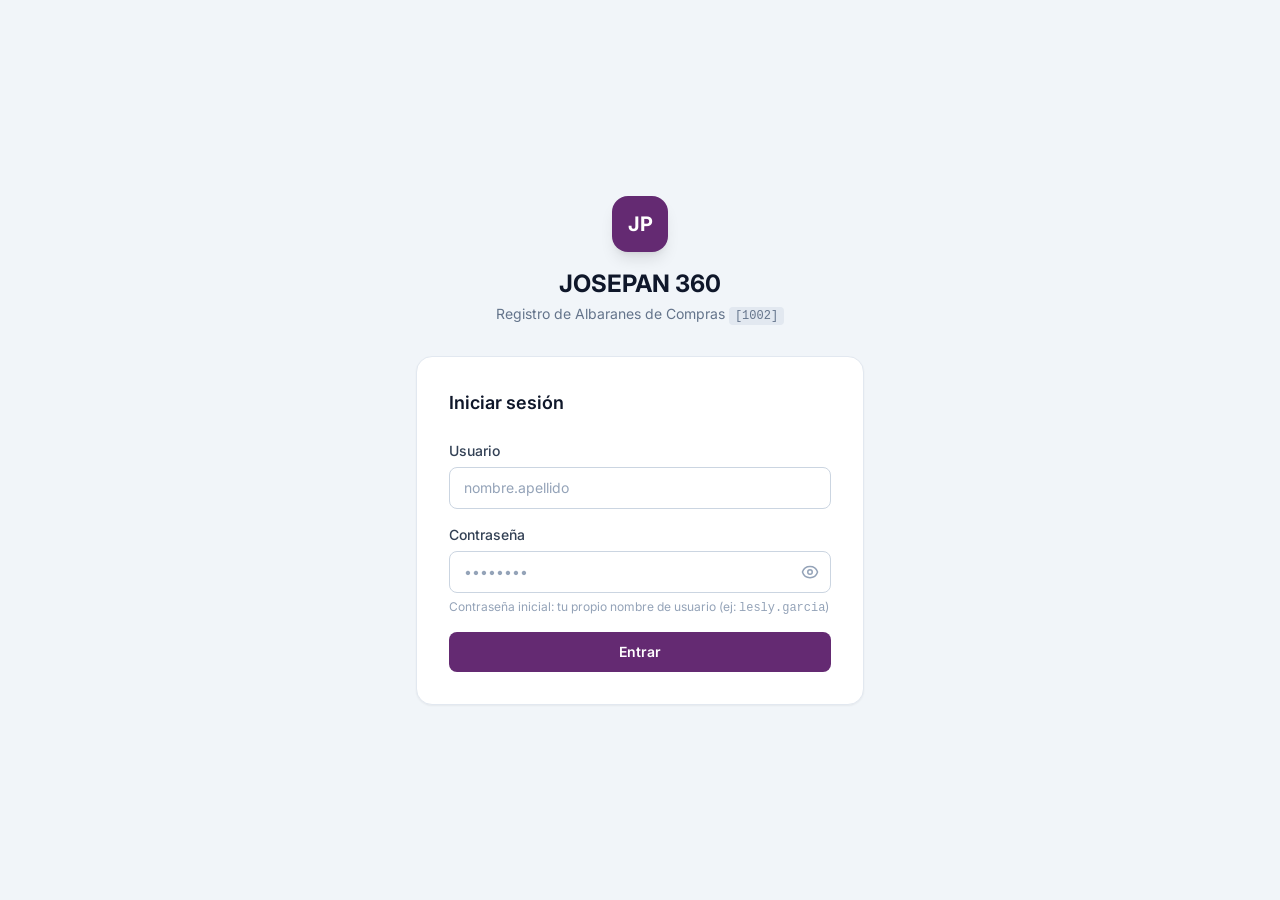
<file: index.html>
<!DOCTYPE html>
<html lang="es">
<head>
  <meta charset="UTF-8" />
  <meta name="viewport" content="width=device-width, initial-scale=1.0" />
  <title>JOSEPAN 360 · Albaranes de Compras [1002]</title>

  <link rel="stylesheet" href="styles.css?v=20260622" />
  <link rel="preconnect" href="https://fonts.googleapis.com">
  <link href="https://fonts.googleapis.com/css2?family=Inter:wght@300;400;500;600;700;800&display=swap" rel="stylesheet">

  <style>
    body { font-family: 'Inter', sans-serif; }
    /* Transición de vistas */
    .view { display: none; }
    .view.active { display: flex; }
    /* Focus rings */
    input:focus, select:focus, button:focus-visible {
      outline: 2px solid #642a72; outline-offset: 2px;
    }
    /* Spinner */
    .spin { animation: spin 0.7s linear infinite; }
    @keyframes spin { to { transform: rotate(360deg); } }
    /* Toast */
    #toast { transition: opacity 0.3s, transform 0.3s; }
    #toast.hide { opacity: 0; transform: translateY(8px); pointer-events: none; }
    /* Step indicator */
    .step-line { flex: 1; height: 2px; background: #e2e8f0; }
    .step-line.done { background: #642a72; }
    /* Tabla */
    .tbl th { font-size: 0.7rem; font-weight: 600; letter-spacing: 0.08em; text-transform: uppercase; color: #64748b; padding: 10px 16px; background: #f8fafc; border-bottom: 1px solid #e2e8f0; }
    .tbl td { padding: 12px 16px; border-bottom: 1px solid #f1f5f9; font-size: 0.875rem; color: #334155; vertical-align: middle; }
    .tbl tr:last-child td { border-bottom: none; }
    .tbl tr:hover td { background: #f8fafc; }
    /* Dropdown */
    #ean-dropdown { box-shadow: 0 8px 24px rgba(0,0,0,0.12); }
  @keyframes slideUp {
  from { opacity: 0; transform: translateY(40px); }
  to   { opacity: 1; transform: translateY(0); }
}
#step-4:not(.hidden),
#step-success:not(.hidden) {
  animation: slideUp 0.32s cubic-bezier(0.22,1,0.36,1) both;
}
</style>
</head>
<body class="bg-ink-100 min-h-screen">

<!-- ══════════════════════════════════════════════════════════
     TOAST GLOBAL
══════════════════════════════════════════════════════════ -->
<div id="toast" class="hide fixed bottom-6 left-1/2 -translate-x-1/2 z-50
  flex items-center gap-3 px-5 py-3 rounded-xl shadow-xl text-white text-sm font-medium
  max-w-sm w-full">
  <span id="toast-icon" class="text-lg flex-shrink-0">✓</span>
  <span id="toast-msg">—</span>
</div>

<!-- ══════════════════════════════════════════════════════════
     VISTA: LOGIN
══════════════════════════════════════════════════════════ -->
<div id="view-login" class="view active min-h-screen flex-col items-center justify-center p-4">
  <div class="w-full max-w-md">
    <!-- Logo -->
    <div class="text-center mb-8">
      <div class="inline-flex items-center justify-center w-14 h-14 rounded-2xl bg-brand mb-4 shadow-lg">
        <span class="text-white font-bold text-xl">JP</span>
      </div>
      <h1 class="text-2xl font-bold text-ink-900">JOSEPAN 360</h1>
      <p class="text-ink-500 text-sm mt-1">Registro de Albaranes de Compras <span class="font-mono text-xs bg-ink-200 px-1.5 py-0.5 rounded">[1002]</span></p>
    </div>

    <!-- Card -->
    <div class="bg-white rounded-2xl shadow-sm border border-ink-200 p-8">
      <h2 class="text-lg font-semibold text-ink-900 mb-6">Iniciar sesión</h2>

      <div id="form-login" class="space-y-4">
        <div>
          <label class="block text-sm font-medium text-ink-700 mb-1.5" for="inp-username">Usuario</label>
          <input id="inp-username" type="text" name="username" autocomplete="username"
            placeholder="nombre.apellido"
            class="w-full px-3.5 py-2.5 rounded-lg border border-ink-300 text-sm text-ink-900 placeholder-ink-400
                   focus:border-brand transition-colors" />
        </div>

        <div>
          <label class="block text-sm font-medium text-ink-700 mb-1.5" for="inp-password">Contraseña</label>
          <div class="relative">
            <input id="inp-password" type="password" name="password" autocomplete="current-password"
              placeholder="••••••••"
              class="w-full px-3.5 py-2.5 rounded-lg border border-ink-300 text-sm text-ink-900 placeholder-ink-400
                     focus:border-brand transition-colors pr-10" />
            <button type="button" id="btn-toggle-pass"
              class="absolute right-3 top-1/2 -translate-y-1/2 text-ink-400 hover:text-ink-600 transition-colors">
              <svg id="eye-icon" xmlns="http://www.w3.org/2000/svg" width="18" height="18" fill="none" viewBox="0 0 24 24" stroke="currentColor" stroke-width="2">
                <path stroke-linecap="round" stroke-linejoin="round" d="M2.036 12.322a1.012 1.012 0 0 1 0-.639C3.423 7.51 7.36 4.5 12 4.5c4.638 0 8.573 3.007 9.963 7.178.07.207.07.431 0 .639C20.577 16.49 16.64 19.5 12 19.5c-4.638 0-8.573-3.007-9.963-7.178Z"/>
                <path stroke-linecap="round" stroke-linejoin="round" d="M15 12a3 3 0 1 1-6 0 3 3 0 0 1 6 0Z"/>
              </svg>
            </button>
          </div>
          <p class="text-xs text-ink-400 mt-1.5">Contraseña inicial: tu propio nombre de usuario (ej: <span class="font-mono">lesly.garcia</span>)</p>
        </div>



        <p id="login-error" class="hidden text-sm text-danger bg-red-50 border border-red-200 rounded-lg px-3.5 py-2.5"></p>

        <button type="button" id="btn-login"
          class="w-full bg-brand hover:bg-brand-light text-white font-semibold py-2.5 px-4 rounded-lg
                 transition-colors text-sm flex items-center justify-center gap-2 mt-2">
          <span id="btn-login-label">Entrar</span>
          <svg id="btn-login-spin" class="spin hidden w-4 h-4" fill="none" viewBox="0 0 24 24">
            <circle class="opacity-25" cx="12" cy="12" r="10" stroke="currentColor" stroke-width="4"/>
            <path class="opacity-75" fill="currentColor" d="M4 12a8 8 0 018-8V0C5.373 0 0 5.373 0 12h4z"/>
          </svg>
        </button>
      </div>
    </div>
  </div>
</div>


<!-- ══════════════════════════════════════════════════════════
     VISTA: SELECCIÓN DE SEDE (post-login)
══════════════════════════════════════════════════════════ -->
<div id="view-sede" class="view flex-col min-h-screen">
  <header class="bg-white border-b border-ink-200 shadow-sm">
    <div class="max-w-5xl mx-auto px-4 sm:px-6 h-14 flex items-center justify-between gap-4" style="position:relative">
      <div class="flex items-center gap-3">
        <div class="w-8 h-8 rounded-lg bg-brand flex items-center justify-center">
          <span class="text-white font-bold text-xs">JP</span>
        </div>
        <p class="text-sm font-semibold text-ink-900">JOSEPAN 360</p>
      </div>
      <div class="flex items-center gap-3">
        <span id="sede-hdr-nombre" class="text-sm text-ink-600 hidden sm:block">—</span>
        <button id="btn-sede-logout"
          class="text-xs font-medium text-ink-500 hover:text-danger bg-ink-100 hover:bg-red-50
                 px-3 py-1.5 rounded-lg transition-colors">
          Salir
        </button>
      </div>
    </div>
  </header>

  <main class="flex-1 flex items-center justify-center p-4">
    <div class="w-full max-w-sm">
      <div class="text-center mb-6">
        <div class="w-14 h-14 rounded-2xl overflow-hidden flex items-center justify-center mx-auto mb-3" style="background:rgba(100,42,114,0.1)">
          <svg width="28" height="28" fill="none" viewBox="0 0 24 24" stroke="#642a72" stroke-width="1.5">
            <path stroke-linecap="round" stroke-linejoin="round" d="M13.5 21v-7.5a.75.75 0 0 1 .75-.75h3a.75.75 0 0 1 .75.75V21m-4.5 0H2.36m11.14 0H18m0 0h3.64m-1.39 0V9.349M3.75 21V9.349m0 0a3.001 3.001 0 0 0 3.75-.615A2.993 2.993 0 0 0 9.75 9.75c.896 0 1.7-.393 2.25-1.016a2.993 2.993 0 0 0 2.25 1.016 2.993 2.993 0 0 0 2.25-1.016 3.001 3.001 0 0 0 3.75.614m-16.5 0a3.004 3.004 0 0 1-.621-4.72l1.189-1.19A1.5 1.5 0 0 1 5.378 3h13.243a1.5 1.5 0 0 1 1.06.44l1.19 1.189a3 3 0 0 1-.621 4.72M6.75 18h3.75a.75.75 0 0 0 .75-.75V13.5a.75.75 0 0 0-.75-.75H6.75a.75.75 0 0 0-.75.75v3.75c0 .414.336.75.75.75Z"/>
          </svg>
        </div>
        <h2 class="text-lg font-bold text-ink-900">¿Desde qué sede trabajas hoy?</h2>
        <p class="text-sm text-ink-500 mt-1">Selecciona la sede para filtrar el inventario correctamente</p>
      </div>

      <div class="bg-white rounded-2xl border border-ink-200 shadow-sm p-6 space-y-4">
        <p id="sede-error"
          class="hidden text-sm text-danger bg-red-50 border border-red-200 rounded-lg px-3.5 py-2.5"></p>

        <div class="relative">
          <select id="sel-sede"
            class="w-full px-3.5 py-3 rounded-xl border-2 border-ink-200 text-sm text-ink-900
                   focus:border-brand transition-colors appearance-none bg-white pr-10
                   focus:outline-none font-medium">
            <option value="">— Seleccionar sede —</option>
          </select>
          <svg width="20" height="20" fill="none" viewBox="0 0 24 24"
            stroke="#94a3b8" stroke-width="2" pointer-events="none"
            style="position:absolute;right:12px;top:50%;transform:translateY(-50%)">
            <path stroke-linecap="round" stroke-linejoin="round" d="M19 9l-7 7-7-7"/>
          </svg>
        </div>

        <button id="btn-confirmar-sede"
          class="w-full bg-brand hover:bg-brand-light text-white font-semibold py-3 px-4
                 rounded-xl transition-colors text-sm flex items-center justify-center gap-2">
          Continuar
          <svg width="16" height="16" fill="none" viewBox="0 0 24 24" stroke="currentColor" stroke-width="2">
            <path stroke-linecap="round" stroke-linejoin="round" d="M13.5 4.5 21 12m0 0-7.5 7.5M21 12H3"/>
          </svg>
        </button>
      </div>
    </div>
  </main>
</div>

<!-- ══════════════════════════════════════════════════════════
     VISTA: APP PRINCIPAL (post-login)
══════════════════════════════════════════════════════════ -->
<div id="view-app" class="view flex-col min-h-screen">

  <!-- Navbar -->
  <header class="bg-white border-b border-ink-200 shadow-sm sticky top-0 z-30" style="position:sticky;top:0;z-index:30">
    <div class="max-w-5xl mx-auto px-4 sm:px-6 h-14 flex items-center justify-between gap-4" style="position:relative">
      <!-- Logo + nombre app: siempre visible -->
      <div class="flex items-center gap-3 min-w-0">
        <div class="w-8 h-8 rounded-lg bg-brand flex items-center justify-center flex-shrink-0">
          <span class="text-white font-bold text-xs">JP</span>
        </div>
        <div class="min-w-0">
          <p class="text-sm font-semibold text-ink-900 leading-none truncate">JOSEPAN 360</p>
          <!-- En móvil muestra sede; en desktop muestra "Albaranes de Compras [1002]" -->
          <p id="hdr-sede-mobile" class="text-xs text-ink-500 leading-none mt-0.5 truncate sm:hidden">
            <span id="hdr-sede-m">—</span>
          </p>
          <p class="text-xs text-ink-500 leading-none mt-0.5 hidden sm:block">
            Albaranes de Compras [1002]
          </p>
        </div>
      </div>

      <!-- Usuario + sede (desktop) + botón salir -->
      <div class="flex items-center gap-3 flex-shrink-0">
        <div class="text-right hidden sm:block">
          <p id="hdr-nombre" class="text-sm font-medium text-ink-900 leading-none">—</p>
          <p id="hdr-sede" class="text-xs text-ink-500 leading-none mt-0.5">—</p>
        </div>
        <!-- En móvil mostrar solo el nombre del usuario -->
        <p id="hdr-nombre-mobile" class="text-xs font-medium text-ink-700 sm:hidden">—</p>
        <button id="btn-logout"
          class="flex items-center gap-1.5 text-xs font-medium text-ink-500 hover:text-danger
                 bg-ink-100 hover:bg-red-50 px-3 py-1.5 rounded-lg transition-colors flex-shrink-0">
          <svg width="14" height="14" fill="none" viewBox="0 0 24 24" stroke="currentColor" stroke-width="2">
            <path stroke-linecap="round" stroke-linejoin="round" d="M15.75 9V5.25A2.25 2.25 0 0 0 13.5 3h-6a2.25 2.25 0 0 0-2.25 2.25v13.5A2.25 2.25 0 0 0 7.5 21h6a2.25 2.25 0 0 0 2.25-2.25V15m3 0 3-3m0 0-3-3m3 3H9"/>
          </svg>
          <span class="hidden sm:inline">Salir</span>
        </button>
        <!-- Botón hamburguesa -->
        <button id="btn-menu"
          class="flex items-center justify-center w-9 h-9 rounded-lg text-ink-500
                 hover:bg-ink-100 transition-colors flex-shrink-0"
          aria-label="Menú">
          <svg width="20" height="20" fill="none" viewBox="0 0 24 24" stroke="currentColor" stroke-width="2">
            <path stroke-linecap="round" stroke-linejoin="round" d="M3.75 6.75h16.5M3.75 12h16.5m-16.5 5.25h16.5"/>
          </svg>
        </button>
      </div>
    </div>
  </header>

  <!-- Menú desplegable — dropdown desde el botón hamburguesa -->
  <div id="menu-dropdown" style="
    display:none;position:absolute;top:56px;right:0;
    background:#fff;border:1px solid #e2e8f0;border-radius:12px;
    box-shadow:0 8px 24px rgba(0,0,0,0.12);min-width:220px;z-index:200;
    overflow:hidden">

    <!-- Usuario -->
    <div style="padding:12px 16px;border-bottom:1px solid #f1f5f9">
      <p id="menu-hdr-usuario" style="font-size:12px;color:#64748b;margin:0">—</p>
    </div>

    <!-- Opciones -->
    <button id="menu-btn-inicio" style="
      width:100%;display:flex;align-items:center;gap:10px;padding:12px 16px;
      border:none;background:transparent;cursor:pointer;text-align:left"
      onmouseenter="this.style.background='#f8fafc'"
      onmouseleave="this.style.background='transparent'">
      <div style="width:32px;height:32px;border-radius:8px;background:rgba(100,42,114,0.1);
        display:flex;align-items:center;justify-content:center;flex-shrink:0">
        <svg width="16" height="16" fill="none" viewBox="0 0 24 24" stroke="#642a72" stroke-width="2">
          <path stroke-linecap="round" stroke-linejoin="round" d="M9 12h3.75M9 15h3.75M9 18h3.75m3 .75H18a2.25 2.25 0 0 0 2.25-2.25V6.108c0-1.135-.845-2.098-1.976-2.192a48.424 48.424 0 0 0-1.123-.08m-5.801 0c-.065.21-.1.433-.1.664 0 .414.336.75.75.75h4.5a.75.75 0 0 0 .75-.75 2.25 2.25 0 0 0-.1-.664m-5.8 0A2.251 2.251 0 0 1 13.5 2.25H15c1.012 0 1.867.668 2.15 1.586m-5.8 0c-.376.023-.75.05-1.124.08C9.095 4.01 8.25 4.973 8.25 6.108V8.25m0 0H4.875c-.621 0-1.125.504-1.125 1.125v11.25c0 .621.504 1.125 1.125 1.125h9.75c.621 0 1.125-.504 1.125-1.125V9.375c0-.621-.504-1.125-1.125-1.125H8.25Z"/>
        </svg>
      </div>
      <div>
        <p style="font-size:13px;font-weight:600;color:#0f172a;margin:0">Registrar albarán</p>
        <p style="font-size:11px;color:#94a3b8;margin:2px 0 0">Volver al formulario</p>
      </div>
    </button>

    <button id="menu-btn-permisos" style="
      width:100%;display:flex;align-items:center;gap:10px;padding:12px 16px;
      border:none;background:transparent;cursor:pointer;text-align:left"
      onmouseenter="this.style.background='#f8fafc'"
      onmouseleave="this.style.background='transparent'">
      <div style="width:32px;height:32px;border-radius:8px;background:rgba(245,158,11,0.12);
        display:flex;align-items:center;justify-content:center;flex-shrink:0">
        <svg width="16" height="16" fill="none" viewBox="0 0 24 24" stroke="#d97706" stroke-width="2">
          <path stroke-linecap="round" stroke-linejoin="round" d="M9 12.75 11.25 15 15 9.75m-3-7.036A11.959 11.959 0 0 1 3.598 6 11.99 11.99 0 0 0 3 9.749c0 5.592 3.824 10.29 9 11.623 5.176-1.332 9-6.03 9-11.622 0-1.31-.21-2.571-.598-3.751h-.152c-3.196 0-6.1-1.248-8.25-3.285Z"/>
        </svg>
      </div>
      <div>
        <p style="font-size:13px;font-weight:600;color:#0f172a;margin:0">Gestor de permisos</p>
        <p style="font-size:11px;color:#94a3b8;margin:2px 0 0">Solo SuperAdmin</p>
      </div>
    </button>

    <button id="menu-btn-historial" style="
      width:100%;display:flex;align-items:center;gap:10px;padding:12px 16px;
      border:none;background:transparent;cursor:pointer;text-align:left"
      onmouseenter="this.style.background='#f8fafc'"
      onmouseleave="this.style.background='transparent'">
      <div style="width:32px;height:32px;border-radius:8px;background:rgba(16,185,129,0.1);
        display:flex;align-items:center;justify-content:center;flex-shrink:0">
        <svg width="16" height="16" fill="none" viewBox="0 0 24 24" stroke="#10b981" stroke-width="2">
          <path stroke-linecap="round" stroke-linejoin="round" d="M3.75 12h16.5m-16.5 3.75h16.5M3.75 19.5h16.5M5.625 4.5h12.75a1.875 1.875 0 0 1 0 3.75H5.625a1.875 1.875 0 0 1 0-3.75Z"/>
        </svg>
      </div>
      <div>
        <p style="font-size:13px;font-weight:600;color:#0f172a;margin:0">Historial de albaranes</p>
        <p style="font-size:11px;color:#94a3b8;margin:2px 0 0">Consultar registros</p>
      </div>
    </button>

    <!-- Separador + Salir -->
    <div style="border-top:1px solid #f1f5f9">
      <button id="menu-btn-logout" style="
        width:100%;display:flex;align-items:center;gap:8px;padding:12px 16px;
        border:none;background:transparent;cursor:pointer;
        font-size:13px;font-weight:500;color:#ef4444"
        onmouseenter="this.style.background='#fff1f2'"
        onmouseleave="this.style.background='transparent'">
        <svg width="15" height="15" fill="none" viewBox="0 0 24 24" stroke="currentColor" stroke-width="2">
          <path stroke-linecap="round" stroke-linejoin="round" d="M15.75 9V5.25A2.25 2.25 0 0 0 13.5 3h-6a2.25 2.25 0 0 0-2.25 2.25v13.5A2.25 2.25 0 0 0 7.5 21h6a2.25 2.25 0 0 0 2.25-2.25V15m3 0 3-3m0 0-3-3m3 3H9"/>
        </svg>
        Cerrar sesión
      </button>
    </div>
  </div>

  <!-- Contenido -->
  <main class="flex-1 max-w-5xl mx-auto w-full px-4 sm:px-6 py-6 space-y-6">

    <!-- ── Steps ── -->
    <div id="steps-bar" class="bg-white rounded-2xl border border-ink-200 p-5">
      <div class="flex items-center gap-0">
        <!-- Step 1 -->
        <div class="flex items-center gap-2 flex-shrink-0">
          <div id="step1-circle"
            class="w-8 h-8 rounded-full flex items-center justify-center text-sm font-bold
                   bg-brand text-white transition-colors">1</div>
          <span id="step1-label" class="text-sm font-medium text-ink-900 hidden sm:block">Documento</span>
        </div>
        <div id="line-1-2" class="step-line mx-2 sm:mx-3"></div>
        <!-- Step 2 -->
        <div class="flex items-center gap-2 flex-shrink-0">
          <div id="step2-circle"
            class="w-8 h-8 rounded-full flex items-center justify-center text-sm font-bold
                   bg-ink-200 text-ink-500 transition-colors">2</div>
          <span id="step2-label" class="text-sm font-medium text-ink-400 hidden sm:block">Datos del albarán</span>
        </div>
        <div id="line-2-3" class="step-line mx-2 sm:mx-3"></div>
        <!-- Step 3 -->
        <div class="flex items-center gap-2 flex-shrink-0">
          <div id="step3-circle"
            class="w-8 h-8 rounded-full flex items-center justify-center text-sm font-bold
                   bg-ink-200 text-ink-500 transition-colors">3</div>
          <span id="step3-label" class="text-sm font-medium text-ink-400 hidden sm:block">Productos</span>
        </div>
        <div id="line-3-4" class="step-line mx-2 sm:mx-3"></div>
        <!-- Step 4 -->
        <div class="flex items-center gap-2 flex-shrink-0">
          <div id="step4-circle"
            class="w-8 h-8 rounded-full flex items-center justify-center text-sm font-bold
                   bg-ink-200 text-ink-500 transition-colors">4</div>
          <span id="step4-label" class="text-sm font-medium text-ink-400 hidden sm:block">Confirmar</span>
        </div>
      </div>
    </div>

    <!-- ── PASO 1: Modo de entrada ── -->
    <div id="step-1" class="bg-white rounded-2xl border border-ink-200 overflow-hidden">
      <div class="px-6 py-5 border-b border-ink-100">
        <h2 class="text-base font-semibold text-ink-900">¿Cómo quieres registrar el albarán?</h2>
        <p class="text-sm text-ink-500 mt-0.5">Elige el método de entrada de datos</p>
      </div>
      <div class="p-6 space-y-4">

        <!-- Selector de modo -->
        <div id="modo-selector" class="grid grid-cols-2 gap-4">
          <!-- Opción A: Imagen/OCR -->
          <button id="btn-modo-imagen"
            class="flex flex-col items-center gap-3 p-5 rounded-xl border-2 border-brand
                   bg-brand/5 text-left transition-all hover:border-brand group">
            <div class="w-12 h-12 rounded-xl flex items-center justify-center"
              style="background:#642a72">
              <svg width="24" height="24" fill="none" viewBox="0 0 24 24" stroke="white" stroke-width="1.5">
                <path stroke-linecap="round" stroke-linejoin="round" d="M6.827 6.175A2.31 2.31 0 0 1 5.186 7.23c-.38.054-.757.112-1.134.175C2.999 7.58 2.25 8.507 2.25 9.574V18a2.25 2.25 0 0 0 2.25 2.25h15A2.25 2.25 0 0 0 21.75 18V9.574c0-1.067-.75-1.994-1.802-2.169a47.865 47.865 0 0 0-1.134-.175 2.31 2.31 0 0 1-1.64-1.055l-.822-1.316a2.192 2.192 0 0 0-1.736-1.039 48.774 48.774 0 0 0-5.232 0 2.192 2.192 0 0 0-1.736 1.039l-.821 1.316Z"/>
                <path stroke-linecap="round" stroke-linejoin="round" d="M16.5 12.75a4.5 4.5 0 1 1-9 0 4.5 4.5 0 0 1 9 0Z"/>
              </svg>
            </div>
            <div>
              <p class="text-sm font-bold text-ink-900">Fotografiar albarán</p>
              <p class="text-xs text-ink-500 mt-0.5 leading-snug">
                El sistema extrae los datos automáticamente con IA
              </p>
            </div>
            <span class="text-[10px] font-bold px-2 py-0.5 rounded-full"
              style="background:#642a72;color:white">RECOMENDADO</span>
          </button>

          <!-- Opción B: Manual -->
          <button id="btn-modo-manual"
            class="flex flex-col items-center gap-3 p-5 rounded-xl border-2 border-ink-200
                   text-left transition-all hover:border-brand hover:bg-ink-50 group">
            <div class="w-12 h-12 rounded-xl bg-ink-100 flex items-center justify-center">
              <svg width="24" height="24" fill="none" viewBox="0 0 24 24" stroke="#64748b" stroke-width="1.5">
                <path stroke-linecap="round" stroke-linejoin="round" d="m16.862 4.487 1.687-1.688a1.875 1.875 0 1 1 2.652 2.652L10.582 16.07a4.5 4.5 0 0 1-1.897 1.13L6 18l.8-2.685a4.5 4.5 0 0 1 1.13-1.897l8.932-8.931Zm0 0L19.5 7.125"/>
              </svg>
            </div>
            <div>
              <p class="text-sm font-bold text-ink-900">Ingresar manualmente</p>
              <p class="text-xs text-ink-500 mt-0.5 leading-snug">
                Introduce los datos del proveedor y productos uno a uno
              </p>
            </div>
          </button>
        </div>

        <!-- Panel imagen (visible solo en modo imagen) -->
        <div id="panel-modo-imagen" class="space-y-4">
          <label id="drop-zone"
            class="flex flex-col items-center justify-center gap-3 min-h-[160px]
                   border-2 border-dashed border-ink-300 rounded-xl cursor-pointer
                   hover:border-brand hover:bg-brand/5 transition-colors text-center p-6">
            <div id="dz-idle">
              <div class="w-12 h-12 rounded-full bg-ink-100 flex items-center justify-center mx-auto mb-3">
                <svg width="24" height="24" fill="none" viewBox="0 0 24 24" stroke="#64748b" stroke-width="1.5">
                  <path stroke-linecap="round" stroke-linejoin="round" d="M3 16.5v2.25A2.25 2.25 0 0 0 5.25 21h13.5A2.25 2.25 0 0 0 21 18.75V16.5m-13.5-9L12 3m0 0 4.5 4.5M12 3v13.5"/>
                </svg>
              </div>
              <p class="text-sm font-medium text-ink-700">Toca o arrastra el documento aquí</p>
              <p class="text-xs text-ink-400 mt-1">Foto de cámara · PDF · PNG · JPG</p>
            </div>
            <div id="dz-preview" class="hidden w-full">
              <img id="prev-img" class="hidden max-h-48 mx-auto rounded-lg object-contain" alt="" />
              <div id="prev-pdf" class="hidden flex items-center gap-3 justify-center">
                <svg width="32" height="32" fill="#ef4444" viewBox="0 0 24 24">
                  <path d="M7 18H17V16H7v2zm10-8H7v2h10v-2zm-4-6H5c-1.1 0-2 .9-2 2v16c0 1.1.89 2 1.99 2H19c1.1 0 2-.9 2-2V8l-6-6zm4 18H5V4h7v5h5v13z"/>
                </svg>
                <div class="text-left">
                  <p id="prev-nom" class="text-sm font-medium text-ink-800">documento.pdf</p>
                  <p class="text-xs text-ink-500">PDF adjunto correctamente</p>
                </div>
              </div>
            </div>
            <input id="file-input" type="file" accept="image/*,application/pdf" capture="environment" class="hidden" />
          </label>
          <div id="ocr-panel" class="hidden"></div>
          <button id="btn-clear-doc" class="hidden text-sm text-danger hover:underline">
            Eliminar documento
          </button>
        </div>

        <!-- Botón continuar -->
        <div class="flex justify-end pt-1">
          <button id="btn-step1-next" disabled
            class="flex items-center gap-2 bg-brand hover:bg-brand-light disabled:opacity-40
                   disabled:cursor-not-allowed text-white font-medium text-sm py-2.5 px-5 rounded-lg transition-colors">
            Continuar
            <svg width="16" height="16" fill="none" viewBox="0 0 24 24" stroke="currentColor" stroke-width="2">
              <path stroke-linecap="round" stroke-linejoin="round" d="M13.5 4.5 21 12m0 0-7.5 7.5M21 12H3"/>
            </svg>
          </button>
        </div>
      </div>
    </div>

    <!-- ── PASO 2: Datos cabecera ── -->
    <div id="step-2" class="hidden bg-white rounded-2xl border border-ink-200 overflow-hidden">
      <div class="px-6 py-5 border-b border-ink-100">
        <h2 class="text-base font-semibold text-ink-900">Datos del albarán</h2>
        <p class="text-sm text-ink-500 mt-0.5">Identifica el documento y el proveedor</p>
      </div>
      <div class="p-6 space-y-5">
        <div class="grid grid-cols-1 sm:grid-cols-2 gap-5">
          <div>
            <label class="block text-sm font-medium text-ink-700 mb-1.5" for="inp-num-albaran">
              N.º de albarán <span class="text-danger">*</span>
            </label>
            <input id="inp-num-albaran" type="text" placeholder="ALB-2026-001"
              autocomplete="off" spellcheck="false"
              class="w-full px-3.5 py-2.5 rounded-lg border border-ink-300 text-sm text-ink-900
                     focus:border-brand transition-colors font-mono" />
          </div>
          <div>
            <label class="block text-sm font-medium text-ink-700 mb-1.5" for="inp-fecha-recepcion">
              Fecha de recepción <span class="text-danger">*</span>
            </label>
            <input id="inp-fecha-recepcion" type="date"
              class="w-full px-3.5 py-2.5 rounded-lg border border-ink-300 text-sm text-ink-900
                     focus:border-brand transition-colors" />
            <p class="text-xs text-ink-400 mt-1">Fecha en que se recibió físicamente la mercancía</p>
          </div>
        </div>

        <div class="grid grid-cols-1 sm:grid-cols-2 gap-5">
          <div>
            <label class="block text-sm font-medium text-ink-700 mb-1.5" for="sel-proveedor">
              Proveedor <span class="text-danger">*</span>
            </label>
            <div class="relative">
              <select id="sel-proveedor"
                class="w-full px-3.5 py-2.5 rounded-lg border border-ink-300 text-sm text-ink-900
                       focus:border-brand transition-colors appearance-none bg-white pr-8">
                <option value="">— Seleccionar —</option>
              </select>
              <svg class="absolute right-3 top-1/2 -translate-y-1/2 w-4 h-4 text-ink-400 pointer-events-none"
                fill="none" viewBox="0 0 24 24" stroke="currentColor" stroke-width="2">
                <path stroke-linecap="round" stroke-linejoin="round" d="M19 9l-7 7-7-7"/>
              </svg>
            </div>
          </div>
          <div>
            <label class="block text-sm font-medium text-ink-700 mb-1.5" for="sel-ubicacion">
              Bodega / Sede destino
            </label>
            <div class="relative">
              <select id="sel-ubicacion"
                class="w-full px-3.5 py-2.5 rounded-lg border border-ink-300 text-sm text-ink-900
                       focus:border-brand transition-colors appearance-none bg-white pr-8">
                <option value="">— Seleccionar —</option>
              </select>
              <svg class="absolute right-3 top-1/2 -translate-y-1/2 w-4 h-4 text-ink-400 pointer-events-none"
                fill="none" viewBox="0 0 24 24" stroke="currentColor" stroke-width="2">
                <path stroke-linecap="round" stroke-linejoin="round" d="M19 9l-7 7-7-7"/>
              </svg>
            </div>
            <p class="text-xs text-ink-400 mt-1">Por defecto: tu fábrica principal</p>
          </div>
        </div>

        <div class="flex justify-between gap-3 pt-2">
          <button id="btn-step2-back"
            class="text-sm font-medium text-ink-500 hover:text-ink-800 flex items-center gap-1.5 transition-colors">
            <svg width="16" height="16" fill="none" viewBox="0 0 24 24" stroke="currentColor" stroke-width="2">
              <path stroke-linecap="round" stroke-linejoin="round" d="M10.5 19.5 3 12m0 0 7.5-7.5M3 12h18"/>
            </svg>
            Atrás
          </button>
          <button id="btn-step2-next"
            class="flex items-center gap-2 bg-brand hover:bg-brand-light text-white font-medium
                   text-sm py-2.5 px-5 rounded-lg transition-colors">
            Añadir productos
            <svg width="16" height="16" fill="none" viewBox="0 0 24 24" stroke="currentColor" stroke-width="2">
              <path stroke-linecap="round" stroke-linejoin="round" d="M13.5 4.5 21 12m0 0-7.5 7.5M21 12H3"/>
            </svg>
          </button>
        </div>
      </div>
    </div>

    <!-- ── PASO 3: Productos ── -->
    <div id="step-3" class="hidden space-y-4">


      <!-- Panel líneas OCR — revisión y match con catálogo OMNI -->
      <div id="ocr-lineas-panel" class="hidden bg-white rounded-2xl border border-brand/20 overflow-hidden">
        <!-- Header -->
        <div class="px-5 py-4 bg-brand/5 border-b border-brand/20">
          <div class="flex items-start justify-between gap-3">
            <div>
              <p class="text-sm font-semibold text-brand flex items-center gap-2">
                <svg width="16" height="16" fill="none" viewBox="0 0 24 24" stroke="currentColor" stroke-width="2">
                  <path stroke-linecap="round" stroke-linejoin="round" d="M9 12.75 11.25 15 15 9.75M21 12a9 9 0 1 1-18 0 9 9 0 0 1 18 0Z"/>
                </svg>
                Productos detectados en el albarán
              </p>
              <p class="text-xs text-ink-500 mt-0.5">
                Revisa las cantidades y fechas · Los productos con ✓ se añaden al inventario
              </p>
            </div>
            <button id="btn-ocr-lineas-skip"
              class="text-xs text-ink-400 hover:text-ink-700 underline whitespace-nowrap flex-shrink-0 mt-0.5">
              Introducir manualmente
            </button>
          </div>
          <!-- Barra de progreso de match -->
          <div id="ocr-match-stats" class="mt-3 flex items-center gap-3 text-xs">
            <span id="ocr-stat-match" class="inline-flex items-center gap-1 font-medium text-green-700 bg-green-100 px-2 py-0.5 rounded-full">
              <span class="ocr-num">0</span> con match
            </span>
            <span id="ocr-stat-nomatch" class="inline-flex items-center gap-1 font-medium text-amber-700 bg-amber-100 px-2 py-0.5 rounded-full">
              <span class="ocr-num">0</span> sin match
            </span>
            <span id="ocr-stat-added" class="inline-flex items-center gap-1 font-medium text-ink-600 bg-ink-100 px-2 py-0.5 rounded-full">
              <span class="ocr-num">0</span> añadidos
            </span>
          </div>
        </div>

        <!-- Lista de líneas -->
        <div id="ocr-lineas-body" class="divide-y divide-ink-100"></div>

        <!-- Footer con acción masiva -->
        <div id="ocr-lineas-footer" class="px-5 py-3 bg-ink-50 border-t border-ink-200 flex items-center justify-between gap-3">
          <p class="text-xs text-ink-500">Los productos sin match requieren acción manual antes de continuar.</p>
          <button id="btn-ocr-add-all"
            class="flex items-center gap-2 bg-ok hover:bg-emerald-600 text-white text-xs font-semibold
                   px-4 py-2 rounded-lg transition-colors disabled:opacity-40"
            disabled>
            <svg width="14" height="14" fill="none" viewBox="0 0 24 24" stroke="currentColor" stroke-width="2.5">
              <path stroke-linecap="round" stroke-linejoin="round" d="M12 4.5v15m7.5-7.5h-15"/>
            </svg>
            Añadir todos con match
          </button>
        </div>
      </div>

      <!-- Escáner EAN -->
      <div class="bg-white rounded-2xl border border-ink-200">
        <div class="px-6 py-5 border-b border-ink-100 flex items-center justify-between gap-3">
          <div>
            <h2 class="text-base font-semibold text-ink-900">Escanear producto</h2>
            <p class="text-sm text-ink-500 mt-0.5">EAN-13 con pistola lectora o búsqueda por nombre</p>
          </div>
          <span id="item-count-badge"
            class="hidden bg-brand text-white text-xs font-bold px-2.5 py-1 rounded-full">0</span>
        </div>
        <div class="p-6 space-y-3">
          <div class="relative z-40" id="ean-wrap">
            <input id="input-ean" type="text" inputmode="text"
              placeholder="Escanear EAN-13 o escribir nombre del producto…"
              autocomplete="off" spellcheck="false"
              class="w-full px-3.5 py-2.5 pr-12 rounded-lg border border-ink-300 text-sm text-ink-900
                     focus:border-brand transition-colors font-mono" />
            <button id="btn-scan"
              class="absolute right-2 top-1/2 -translate-y-1/2 w-9 h-9 bg-brand hover:bg-brand-light
                     rounded-lg flex items-center justify-center transition-colors">
              <svg width="18" height="18" fill="none" viewBox="0 0 24 24" stroke="white" stroke-width="2">
                <path stroke-linecap="round" stroke-linejoin="round"
                  d="M3.75 4.875c0-.621.504-1.125 1.125-1.125h4.5c.621 0 1.125.504 1.125 1.125v4.5c0 .621-.504 1.125-1.125 1.125h-4.5A1.125 1.125 0 0 1 3.75 9.375v-4.5ZM3.75 14.625c0-.621.504-1.125 1.125-1.125h4.5c.621 0 1.125.504 1.125 1.125v4.5c0 .621-.504 1.125-1.125 1.125h-4.5a1.125 1.125 0 0 1-1.125-1.125v-4.5ZM13.5 4.875c0-.621.504-1.125 1.125-1.125h4.5c.621 0 1.125.504 1.125 1.125v4.5c0 .621-.504 1.125-1.125 1.125h-4.5A1.125 1.125 0 0 1 13.5 9.375v-4.5Z"/>
              </svg>
            </button>
            <!-- Dropdown búsqueda predictiva — fixed para escapar de cualquier overflow -->
            <div id="ean-dropdown"
              class="hidden fixed z-50 bg-white border border-ink-200
                     rounded-xl max-h-56 overflow-y-auto">
            </div>
          </div>
        </div>
      </div>

      <!-- Panel de registro (aparece al reconocer un SKU existente) -->
      <div id="conv-panel" class="hidden bg-white rounded-2xl border border-brand/30">
        <!-- Header: datos del SKU -->
        <div class="px-5 py-3.5 bg-brand/5 border-b border-brand/20 flex items-start justify-between gap-3">
          <div class="min-w-0">
            <p class="text-[10px] font-bold text-brand uppercase tracking-widest mb-0.5">✓ Producto reconocido</p>
            <p id="conv-nombre" class="text-sm font-bold text-ink-900 leading-snug">—</p>
            <p id="conv-meta" class="text-[11px] text-ink-400 mt-0.5 font-mono">—</p>
          </div>
          <button id="btn-conv-cancel" class="flex-shrink-0 text-ink-300 hover:text-danger transition-colors p-0.5">
            <svg width="16" height="16" fill="none" viewBox="0 0 24 24" stroke="currentColor" stroke-width="2.5">
              <path stroke-linecap="round" stroke-linejoin="round" d="M6 18 18 6M6 6l12 12"/>
            </svg>
          </button>
        </div>

        <!-- Campos: cantidad · lote · vencimiento -->
        <div class="px-5 py-4">
          <!-- Campos ocultos de contexto -->
          <input id="hid-sku-id"   type="hidden" />
          <input id="hid-sku-ean"  type="hidden" />
          <input id="hid-sku-ub"   type="hidden" />
          <input id="hid-sku-name" type="hidden" />
          <input id="hid-sku-ps"   type="hidden" value="1" />
          <select id="sel-uc" class="hidden" aria-hidden="true"></select>

          <div class="grid grid-cols-3 gap-3">
            <!-- Cantidad -->
            <div>
              <label class="block text-[10px] font-bold text-ink-500 uppercase tracking-wide mb-1.5" for="inp-qty">
                Cantidad<span id="conv-qty-label" class="ml-1 font-normal text-brand normal-case"></span>
                <span class="text-danger"> *</span>
              </label>
              <input id="inp-qty" type="number" inputmode="decimal" min="0" step="0.0001" placeholder="0.00"
                class="w-full px-2 py-2 rounded-lg border-2 border-ink-200 text-2xl font-mono font-black
                       text-ink-900 text-center focus:border-brand focus:outline-none transition-colors" />
              <p id="conv-peso-total" class="hidden text-[10px] text-center text-ink-400 mt-1 font-mono leading-tight"></p>
            </div>

            <!-- Lote -->
            <div>
              <label class="block text-[10px] font-bold text-ink-500 uppercase tracking-wide mb-1.5" for="inp-lote">
                Código de lote <span class="text-ink-300 text-[9px] font-normal">(opcional)</span>
              </label>
              <input id="inp-lote" type="text" placeholder="Ej: 06926"
                autocomplete="off" spellcheck="false"
                class="w-full px-3 py-2 rounded-lg border border-ink-300 text-sm font-mono
                       text-ink-900 focus:border-brand focus:outline-none transition-colors" />
            </div>
          </div>

          <!-- Fila 2: precio unitario + descuento -->
          <div class="grid grid-cols-2 gap-3">
            <div>
              <label class="block text-[10px] font-bold text-ink-500 uppercase tracking-wide mb-1.5" for="inp-precio">
                Precio unitario (€)
              </label>
              <input id="inp-precio" type="number" inputmode="decimal" min="0" step="0.01" placeholder="0.00"
                class="w-full px-3 py-2 rounded-lg border border-ink-300 text-sm font-mono
                       text-ink-900 focus:border-brand focus:outline-none transition-colors" />
            </div>
            <div>
              <label class="block text-[10px] font-bold text-ink-500 uppercase tracking-wide mb-1.5" for="inp-dto">
                Descuento (%)
              </label>
              <input id="inp-dto" type="number" inputmode="decimal" min="0" max="100" step="0.01" placeholder="0"
                class="w-full px-3 py-2 rounded-lg border border-ink-300 text-sm font-mono
                       text-ink-900 focus:border-brand focus:outline-none transition-colors" />
            </div>
          </div>



            <!-- Vencimiento -->
            <div>
              <label class="block text-[10px] font-bold text-ink-500 uppercase tracking-wide mb-1.5" for="inp-vence">
                Vencimiento <span class="text-ink-300 text-[9px] font-normal">(opcional)</span>
              </label>
              <input id="inp-vence" type="date"
                class="w-full px-3 py-2 rounded-lg border border-ink-300 text-sm
                       text-ink-900 focus:border-brand focus:outline-none transition-colors" />
            </div>
          </div>

          <button id="btn-add-item"
            class="mt-4 w-full bg-ok hover:bg-emerald-600 text-white font-bold text-sm
                   py-2.5 px-4 rounded-xl transition-colors flex items-center justify-center gap-2">
            <svg width="16" height="16" fill="none" viewBox="0 0 24 24" stroke="currentColor" stroke-width="2.5">
              <path stroke-linecap="round" stroke-linejoin="round" d="M12 4.5v15m7.5-7.5h-15"/>
            </svg>
            Añadir al albarán
          </button>
        </div>
      </div>

      <!-- Tabla de ítems -->
      <div id="items-table-wrap" class="hidden bg-white rounded-2xl border border-ink-200 overflow-hidden">
        <div class="flex items-center justify-between px-6 py-4 border-b border-ink-100">
          <div>
            <h3 class="text-sm font-semibold text-ink-900">Líneas del albarán</h3>
            <p class="text-xs text-ink-500 mt-0.5"><span id="items-count">0</span> producto(s) añadido(s)</p>
          </div>
        </div>
        <div class="overflow-x-auto">
          <table class="w-full tbl min-w-[560px]">
            <thead>
              <tr>
                <th class="text-left">Producto</th>
                <th class="text-right">Cant. base</th>
                <th class="text-right">Precio/u</th>
                <th class="text-right">Dto %</th>
                <th class="text-left">Lote</th>
                <th class="text-left">Vencimiento</th>
                <th></th>
              </tr>
            </thead>
            <tbody id="items-tbody"></tbody>
          </table>
        </div>
      </div>

      <!-- Botones paso 3 -->
      <div class="flex justify-between gap-3">
        <button id="btn-step3-back"
          class="text-sm font-medium text-ink-500 hover:text-ink-800 flex items-center gap-1.5 transition-colors">
          <svg width="16" height="16" fill="none" viewBox="0 0 24 24" stroke="currentColor" stroke-width="2">
            <path stroke-linecap="round" stroke-linejoin="round" d="M10.5 19.5 3 12m0 0 7.5-7.5M3 12h18"/>
          </svg>
          Atrás
        </button>
        <button id="btn-step3-next" disabled
          class="flex items-center gap-2 bg-brand hover:bg-brand-light disabled:opacity-40
                 disabled:cursor-not-allowed text-white font-medium text-sm py-2.5 px-5 rounded-lg transition-colors">
          Revisar y confirmar
          <svg width="16" height="16" fill="none" viewBox="0 0 24 24" stroke="currentColor" stroke-width="2">
            <path stroke-linecap="round" stroke-linejoin="round" d="M13.5 4.5 21 12m0 0-7.5 7.5M21 12H3"/>
          </svg>
        </button>
      </div>
    </div>

    <!-- ── PASO 4: Resumen y confirmación ── -->


  </main>
</div>

<script>
  // Botón secundario de cancelar modal proveedor
  document.addEventListener('DOMContentLoaded', () => {
    document.getElementById('btn-modal-prov-cancel2')?.addEventListener('click', () => {
      document.getElementById('modal-proveedor').classList.add('hidden');
      document.getElementById('sel-proveedor').value = '';
    });
  });
</script>

<!-- ══════════════════════════════════════════════════════════
     MODAL: DETALLE OCR RAW
══════════════════════════════════════════════════════════ -->
<div id="modal-ocr-raw"
  class="hidden fixed inset-0 z-50 flex items-center justify-center p-4"
  style="background:rgba(15,23,42,0.6);backdrop-filter:blur(3px);">
  <div class="bg-white rounded-2xl shadow-2xl border border-ink-200 w-full max-w-lg overflow-hidden">
    <div class="flex items-center justify-between px-6 py-4 border-b border-ink-100">
      <div>
        <h3 class="text-base font-semibold text-ink-900">Datos extraídos del documento</h3>
        <p class="text-xs text-ink-500 mt-0.5">JSON completo devuelto por el análisis IA</p>
      </div>
      <button id="btn-modal-ocr-close"
        class="text-ink-400 hover:text-ink-700 transition-colors p-1 rounded-lg">
        <svg width="20" height="20" fill="none" viewBox="0 0 24 24" stroke="currentColor" stroke-width="2">
          <path stroke-linecap="round" stroke-linejoin="round" d="M6 18 18 6M6 6l12 12"/>
        </svg>
      </button>
    </div>
    <div class="p-6 max-h-[65vh] overflow-y-auto">
      <pre id="ocr-raw-content"
        class="text-xs font-mono bg-ink-50 rounded-lg p-4 overflow-x-auto text-ink-700 whitespace-pre-wrap"></pre>
    </div>
  </div>
</div>


<!-- ══════════════════════════════════════════════════════════
     VISTA SPA: GESTOR DE PERMISOS (nivel raíz, solo SuperAdmin)
══════════════════════════════════════════════════════════ -->
<div id="view-permisos" class="view flex-col min-h-screen">

  <!-- Header -->
  <header style="background:#642a72;color:#fff;padding:0 16px;height:56px;
    display:flex;align-items:center;justify-content:space-between;
    position:sticky;top:0;z-index:30">
    <div style="display:flex;align-items:center;gap:10px">
      <div style="width:32px;height:32px;border-radius:8px;background:rgba(255,255,255,0.2);
        display:flex;align-items:center;justify-content:center;font-weight:700;font-size:12px">JP</div>
      <div>
        <p style="font-size:13px;font-weight:700;margin:0;line-height:1.2">JOSEPAN 360</p>
        <p style="font-size:10px;margin:0;opacity:0.75">Gestor de permisos · [1002]</p>
      </div>
    </div>
    <button id="btn-permisos-volver"
      style="display:flex;align-items:center;gap:6px;background:rgba(255,255,255,0.15);
        border:none;color:#fff;font-size:12px;font-weight:600;padding:6px 12px;
        border-radius:8px;cursor:pointer">
      ← Volver
    </button>
  </header>

  <main style="flex:1;max-width:640px;width:100%;margin:0 auto;padding:20px 16px">

    <!-- Título -->
    <div style="margin-bottom:20px">
      <h2 style="font-size:18px;font-weight:700;color:#0f172a;margin:0 0 4px">Gestor de permisos</h2>
      <p style="font-size:13px;color:#64748b;margin:0">
        Asocia cada pantalla del módulo a los roles operativos del API CORE.
        El SuperAdmin siempre ve todas las pantallas.
      </p>
    </div>

    <!-- Estado: cargando -->
    <div id="permisos-loading" style="background:#fff;border:1px solid #e2e8f0;border-radius:16px;
      padding:40px;text-align:center">
      <svg style="width:24px;height:24px;margin:0 auto 8px;color:#642a72;animation:spin 0.7s linear infinite"
        fill="none" viewBox="0 0 24 24">
        <circle style="opacity:0.25" cx="12" cy="12" r="10" stroke="currentColor" stroke-width="4"/>
        <path style="opacity:0.75" fill="currentColor" d="M4 12a8 8 0 018-8V0C5.373 0 0 5.373 0 12h4z"/>
      </svg>
      <p style="font-size:12px;color:#94a3b8;margin:0">Cargando permisos…</p>
    </div>

    <!-- Cards de pantallas -->
    <div id="permisos-cards" style="display:none"></div>

    <!-- Botón guardar -->
    <div id="permisos-footer" style="display:none;margin-top:16px;text-align:right">
      <p id="permisos-save-msg" style="display:none;font-size:13px;color:#10b981;
        font-weight:600;margin:0 0 8px">✓ Guardado correctamente</p>
      <button id="btn-permisos-guardar"
        style="display:inline-flex;align-items:center;gap:8px;background:#642a72;
          color:#fff;border:none;font-size:13px;font-weight:600;padding:10px 24px;
          border-radius:10px;cursor:pointer">
        Guardar permisos
      </button>
    </div>

  </main>
</div>


<!-- ══════════════════════════════════════════════════════════
     VISTA SPA: HISTORIAL DE ALBARANES (nivel raíz)
══════════════════════════════════════════════════════════ -->
<div id="view-historial" class="view flex-col min-h-screen">
  <header style="background:#642a72;color:#fff;padding:0 16px;height:56px;
    display:flex;align-items:center;justify-content:space-between;position:sticky;top:0;z-index:30">
    <div style="display:flex;align-items:center;gap:10px">
      <div style="width:32px;height:32px;border-radius:8px;background:rgba(255,255,255,0.2);
        display:flex;align-items:center;justify-content:center;font-weight:700;font-size:12px">JP</div>
      <div>
        <p style="font-size:13px;font-weight:700;margin:0;line-height:1.2">JOSEPAN 360</p>
        <p style="font-size:10px;margin:0;opacity:0.75">Historial de albaranes · [1002]</p>
      </div>
    </div>
    <button id="btn-historial-volver" style="background:rgba(255,255,255,0.15);border:none;color:#fff;
      font-size:12px;font-weight:600;padding:6px 12px;border-radius:8px;cursor:pointer">← Volver</button>
  </header>
  <main style="flex:1;max-width:860px;width:100%;margin:0 auto;padding:20px 16px">
    <div style="display:flex;align-items:center;justify-content:space-between;margin-bottom:16px;gap:12px;flex-wrap:wrap">
      <div>
        <h2 style="font-size:18px;font-weight:700;color:#0f172a;margin:0 0 2px">Historial de albaranes</h2>
        <p style="font-size:13px;color:#64748b;margin:0">Órdenes de compra registradas</p>
      </div>
      <button id="btn-historial-nuevo" style="background:#642a72;border:none;color:#fff;
        font-size:12px;font-weight:600;padding:8px 16px;border-radius:8px;cursor:pointer;white-space:nowrap">
        + Nuevo albarán</button>
    </div>
    <div style="background:#fff;border:1px solid #e2e8f0;border-radius:12px;padding:14px;margin-bottom:16px;
      display:flex;flex-wrap:wrap;gap:10px;align-items:center">
      <label style="font-size:12px;font-weight:600;color:#475569">Desde</label>
      <input id="hist-fecha-desde" type="date" style="padding:6px 10px;font-size:12px;border:1px solid #e2e8f0;border-radius:8px;outline:none"/>
      <label style="font-size:12px;font-weight:600;color:#475569">Hasta</label>
      <input id="hist-fecha-hasta" type="date" style="padding:6px 10px;font-size:12px;border:1px solid #e2e8f0;border-radius:8px;outline:none"/>
      <button id="btn-hist-filtrar" style="background:#f1f5f9;border:none;font-size:12px;font-weight:600;
        color:#334155;padding:7px 14px;border-radius:8px;cursor:pointer">Filtrar</button>
      <button id="btn-hist-limpiar" style="background:none;border:none;font-size:12px;
        color:#94a3b8;cursor:pointer;text-decoration:underline">Limpiar</button>
    </div>
    <div style="background:#fff;border:1px solid #e2e8f0;border-radius:12px;overflow:hidden">
      <div id="hist-loading" style="display:none;padding:40px;text-align:center">
        <svg style="width:24px;height:24px;margin:0 auto 8px;animation:spin 0.7s linear infinite"
          fill="none" viewBox="0 0 24 24">
          <circle style="opacity:0.25" cx="12" cy="12" r="10" stroke="#642a72" stroke-width="4"/>
          <path style="opacity:0.75" fill="#642a72" d="M4 12a8 8 0 018-8V0C5.373 0 0 5.373 0 12h4z"/>
        </svg>
        <p style="font-size:12px;color:#94a3b8;margin:0">Cargando albaranes…</p>
      </div>
      <div id="hist-empty" style="display:none;padding:40px;text-align:center">
        <p style="font-size:13px;color:#64748b;margin:0">No hay albaranes en el rango seleccionado.</p>
      </div>
      <div id="hist-tabla-wrap" style="display:none;overflow-x:auto">
        <table style="width:100%;border-collapse:collapse;min-width:500px">
          <thead>
            <tr style="background:#f8fafc;border-bottom:1px solid #e2e8f0">
              <th style="padding:10px 16px;font-size:11px;font-weight:700;color:#64748b;text-align:left;text-transform:uppercase">N.º Referencia</th>
              <th style="padding:10px 16px;font-size:11px;font-weight:700;color:#64748b;text-align:left;text-transform:uppercase">Proveedor</th>
              <th style="padding:10px 16px;font-size:11px;font-weight:700;color:#64748b;text-align:left;text-transform:uppercase">Fecha</th>
              <th style="padding:10px 16px;font-size:11px;font-weight:700;color:#64748b;text-align:right;text-transform:uppercase">Total</th>
              <th style="padding:10px 16px;font-size:11px;font-weight:700;color:#64748b;text-align:center;text-transform:uppercase">Estado</th>
            </tr>
          </thead>
          <tbody id="hist-tbody"></tbody>
        </table>
      </div>
    </div>
  </main>
</div>


<!-- ══ VISTA SPA: RESUMEN DEL ALBARÁN ══ -->
<div id="view-resumen" class="view flex-col min-h-screen">
  <header style="background:#642a72;color:#fff;padding:0 16px;height:56px;
    display:flex;align-items:center;justify-content:space-between;position:sticky;top:0;z-index:30">
    <div style="display:flex;align-items:center;gap:10px">
      <div style="width:32px;height:32px;border-radius:8px;background:rgba(255,255,255,0.2);
        display:flex;align-items:center;justify-content:center;font-weight:700;font-size:12px">JP</div>
      <div>
        <p style="font-size:13px;font-weight:700;margin:0;line-height:1.2">JOSEPAN 360</p>
        <p style="font-size:10px;margin:0;opacity:0.75">Revisar albarán · [1002]</p>
      </div>
    </div>
    <button id="btn-step4-back" style="background:rgba(255,255,255,0.15);border:none;color:#fff;
      font-size:12px;font-weight:600;padding:6px 12px;border-radius:8px;cursor:pointer">← Atrás</button>
  </header>
  <main class="flex-1 max-w-5xl mx-auto w-full px-4 sm:px-6 py-6 space-y-6">
    <div class="bg-white rounded-2xl border border-ink-200 overflow-hidden">
        <div class="px-6 py-5 border-b border-ink-100">
          <h2 class="text-base font-semibold text-ink-900">Resumen del albarán</h2>
          <p class="text-sm text-ink-500 mt-0.5">Revisa todo antes de registrar en el sistema</p>
        </div>
        <div class="p-6 space-y-4">
          <div class="grid grid-cols-2 sm:grid-cols-3 gap-4 text-sm">
            <div class="bg-ink-50 rounded-xl p-4">
              <p class="text-xs font-medium text-ink-500 uppercase tracking-wide mb-1">N.º Albarán</p>
              <p id="sum-num-albaran" class="font-semibold text-ink-900 font-mono">—</p>
            </div>
            <div class="bg-ink-50 rounded-xl p-4">
              <p class="text-xs font-medium text-ink-500 uppercase tracking-wide mb-1">Proveedor</p>
              <p id="sum-proveedor" class="font-semibold text-ink-900">—</p>
            </div>
            <div class="bg-ink-50 rounded-xl p-4">
              <p class="text-xs font-medium text-ink-500 uppercase tracking-wide mb-1">Bodega destino</p>
              <p id="sum-ubicacion" class="font-semibold text-ink-900">—</p>
            </div>
          </div>

          <!-- Tabla resumen ítems -->
          <div class="rounded-xl border border-ink-200 overflow-hidden">
            <table class="w-full tbl min-w-[480px]">
              <thead>
                <tr>
                  <th class="text-left">Producto</th>
                  <th class="text-right">Cant. base</th>
                  <th class="text-left">Vencimiento</th>
                </tr>
              </thead>
              <tbody id="summary-tbody"></tbody>
            </table>
          </div>

          <!-- Imagen adjunta -->
          <div id="sum-doc-wrap" class="hidden">
            <p class="text-xs font-medium text-ink-500 uppercase tracking-wide mb-2">Documento adjunto</p>
            <img id="sum-doc-img" class="hidden max-h-32 rounded-lg border border-ink-200 object-contain" alt="" />
            <div id="sum-doc-pdf" class="hidden flex items-center gap-2 text-sm text-ink-700 bg-ink-50 rounded-lg px-3 py-2">
              <svg width="18" height="18" fill="#ef4444" viewBox="0 0 24 24">
                <path d="M7 18H17V16H7v2zm10-8H7v2h10v-2zm-4-6H5c-1.1 0-2 .9-2 2v16c0 1.1.89 2 1.99 2H19c1.1 0 2-.9 2-2V8l-6-6zm4 18H5V4h7v5h5v13z"/>
              </svg>
              <span id="sum-doc-nom">documento.pdf</span>
            </div>
          </div>

          <!-- Error de registro -->
          <div id="confirm-error" class="hidden bg-red-50 border border-red-200 rounded-xl px-4 py-3">
            <div class="flex items-start justify-between gap-3">
              <p class="text-sm font-medium text-danger" id="confirm-error-msg">—</p>
              <button id="btn-nuevo-desde-error"
                class="flex-shrink-0 text-xs font-semibold text-brand hover:underline whitespace-nowrap mt-0.5">
                + Nuevo albarán
              </button>
            </div>
          </div>

          <!-- Botones -->
          <div class="flex justify-between gap-3 pt-2">
            <button id="btn-step4-back"
              class="text-sm font-medium text-ink-500 hover:text-ink-800 flex items-center gap-1.5 transition-colors">
              <svg width="16" height="16" fill="none" viewBox="0 0 24 24" stroke="currentColor" stroke-width="2">
                <path stroke-linecap="round" stroke-linejoin="round" d="M10.5 19.5 3 12m0 0 7.5-7.5M3 12h18"/>
              </svg>
              Corregir
            </button>
            <button id="btn-confirm"
              class="flex items-center gap-2 bg-ok hover:bg-emerald-600 text-white font-semibold
                     text-sm py-2.5 px-6 rounded-lg transition-colors">
              <span id="btn-confirm-label">Registrar albarán</span>
              <svg id="btn-confirm-spin" class="spin hidden w-4 h-4" fill="none" viewBox="0 0 24 24">
                <circle class="opacity-25" cx="12" cy="12" r="10" stroke="currentColor" stroke-width="4"/>
                <path class="opacity-75" fill="currentColor" d="M4 12a8 8 0 018-8V0C5.373 0 0 5.373 0 12h4z"/>
              </svg>
            </button>
          </div>
        </div>
      </div>
  </main>
</div>


<!-- ══ VISTA SPA: ALBARÁN REGISTRADO ══ -->
<div id="view-exito" class="view flex-col min-h-screen">
  <header style="background:#642a72;color:#fff;padding:0 16px;height:56px;
    display:flex;align-items:center;justify-content:space-between;position:sticky;top:0;z-index:30">
    <div style="display:flex;align-items:center;gap:10px">
      <div style="width:32px;height:32px;border-radius:8px;background:rgba(255,255,255,0.2);
        display:flex;align-items:center;justify-content:center;font-weight:700;font-size:12px">JP</div>
      <div>
        <p style="font-size:13px;font-weight:700;margin:0;line-height:1.2">JOSEPAN 360</p>
        <p style="font-size:10px;margin:0;opacity:0.75">Albarán registrado · [1002]</p>
      </div>
    </div>
    <button id="btn-exito-volver" style="background:rgba(255,255,255,0.15);border:none;color:#fff;
      font-size:12px;font-weight:600;padding:6px 12px;border-radius:8px;cursor:pointer">← Atrás</button>
  </header>
  <main class="flex-1 max-w-5xl mx-auto w-full px-4 sm:px-6 py-6 space-y-6">
    <!-- Cabecera de confirmación -->
      <div class="bg-white rounded-2xl border border-ink-200 overflow-hidden">
        <div class="px-6 py-8 text-center border-b border-ink-100"
          style="background:linear-gradient(135deg,#f0fdf4 0%,#dcfce7 100%)">
          <div class="w-16 h-16 rounded-full flex items-center justify-center mx-auto mb-4"
            style="background:#10b981">
            <svg width="32" height="32" fill="none" viewBox="0 0 24 24" stroke="white" stroke-width="2.5">
              <path stroke-linecap="round" stroke-linejoin="round" d="M9 12.75 11.25 15 15 9.75M21 12a9 9 0 1 1-18 0 9 9 0 0 1 18 0Z"/>
            </svg>
          </div>
          <h2 class="text-xl font-bold text-ink-900 mb-1">¡Albarán registrado con éxito!</h2>
          <p id="success-msg" class="text-sm text-ink-500">—</p>
        </div>

        <!-- Metadatos del albarán registrado -->
        <div class="grid grid-cols-3 divide-x divide-ink-100 text-center">
          <div class="px-4 py-4">
            <p class="text-[10px] font-bold text-ink-400 uppercase tracking-widest mb-1">N.º Albarán</p>
            <p id="sum-ok-albaran" class="text-sm font-bold text-ink-900 font-mono">—</p>
          </div>
          <div class="px-4 py-4">
            <p class="text-[10px] font-bold text-ink-400 uppercase tracking-widest mb-1">Proveedor</p>
            <p id="sum-ok-proveedor" class="text-sm font-semibold text-ink-900 truncate">—</p>
          </div>
          <div class="px-4 py-4">
            <p class="text-[10px] font-bold text-ink-400 uppercase tracking-widest mb-1">Sede destino</p>
            <p id="sum-ok-sede" class="text-sm font-semibold text-ink-900 truncate">—</p>
          </div>
        </div>
      </div>

      <!-- Detalle de productos registrados -->
      <div class="bg-white rounded-2xl border border-ink-200 overflow-hidden">
        <div class="px-6 py-4 border-b border-ink-100 flex items-center justify-between">
          <div>
            <h3 class="text-sm font-semibold text-ink-900">Productos ingresados al inventario</h3>
            <p id="sum-ok-count" class="text-xs text-ink-500 mt-0.5">—</p>
          </div>
          <span class="text-xs font-medium px-3 py-1 rounded-full"
            style="background:#dcfce7;color:#166534">
            En kardex ✓
          </span>
        </div>
        <div class="overflow-x-auto">
          <table class="w-full tbl" style="min-width:480px">
            <thead>
              <tr>
                <th class="text-left">Producto</th>
                <th class="text-right">Cantidad</th>
                <th class="text-left">Lote</th>
                <th class="text-left">Vencimiento</th>
                <th class="text-right">Precio/u</th>
              </tr>
            </thead>
            <tbody id="success-tbody"></tbody>
          </table>
        </div>
      </div>

      <!-- Acciones -->
      <div class="flex gap-3 justify-center pb-4">
        <button id="btn-nuevo"
          class="flex items-center gap-2 bg-brand text-white font-semibold text-sm
                 py-2.5 px-6 rounded-lg transition-colors">
          <svg width="16" height="16" fill="none" viewBox="0 0 24 24" stroke="currentColor" stroke-width="2.5">
            <path stroke-linecap="round" stroke-linejoin="round" d="M12 4.5v15m7.5-7.5h-15"/>
          </svg>
          Registrar otro albarán
        </button>
      </div>
    </div>

  
<!-- ══════════════════════════════════════════════════════════
     MODAL: CREAR NUEVO PROVEEDOR
══════════════════════════════════════════════════════════ -->
<div id="modal-proveedor"
  class="hidden fixed inset-0 z-50 flex items-center justify-center p-4"
  style="background:rgba(15,23,42,0.6);backdrop-filter:blur(3px);">
  <div class="bg-white rounded-2xl shadow-2xl border border-ink-200 w-full max-w-lg overflow-hidden">
    <!-- Header -->
    <div class="flex items-center justify-between px-6 py-4 border-b border-ink-100">
      <div>
        <h3 class="text-base font-semibold text-ink-900">Crear nuevo proveedor</h3>
        <p class="text-xs text-ink-500 mt-0.5">Se registrará como distribuidor en el sistema OMNI</p>
      </div>
      <button id="btn-modal-prov-cancel"
        class="text-ink-400 hover:text-ink-700 transition-colors p-1 rounded-lg">
        <svg width="20" height="20" fill="none" viewBox="0 0 24 24" stroke="currentColor" stroke-width="2">
          <path stroke-linecap="round" stroke-linejoin="round" d="M6 18 18 6M6 6l12 12"/>
        </svg>
      </button>
    </div>

    <!-- Cuerpo -->
    <div class="px-6 py-5 space-y-4 max-h-[70vh] overflow-y-auto">
      <p id="modal-prov-error"
        class="hidden text-sm text-danger bg-red-50 border border-red-200 rounded-lg px-3.5 py-2.5"></p>

      <div class="grid grid-cols-1 sm:grid-cols-2 gap-4">
        <div class="sm:col-span-2">
          <label class="block text-sm font-medium text-ink-700 mb-1.5">
            Razón social <span class="text-danger">*</span>
          </label>
          <input id="inp-prov-nombre" type="text" placeholder="El Duo Harinero S.A."
            autocomplete="off"
            class="w-full px-3.5 py-2.5 rounded-lg border border-ink-300 text-sm text-ink-900
                   focus:border-brand transition-colors" />
        </div>

        <div class="sm:col-span-2">
          <label class="block text-sm font-medium text-ink-700 mb-1.5">Nombre comercial</label>
          <input id="inp-prov-comercial" type="text" placeholder="El Duo Harinero (dejar vacío para usar razón social)"
            autocomplete="off"
            class="w-full px-3.5 py-2.5 rounded-lg border border-ink-300 text-sm text-ink-900
                   focus:border-brand transition-colors" />
        </div>

        <div>
          <label class="block text-sm font-medium text-ink-700 mb-1.5">NIF / CIF</label>
          <input id="inp-prov-nif" type="text" placeholder="A28375913"
            autocomplete="off" spellcheck="false"
            class="w-full px-3.5 py-2.5 rounded-lg border border-ink-300 text-sm font-mono
                   text-ink-900 focus:border-brand transition-colors" />
        </div>

        <div>
          <label class="block text-sm font-medium text-ink-700 mb-1.5">Teléfono</label>
          <input id="inp-prov-telefono" type="tel" placeholder="91 778 8411"
            autocomplete="off"
            class="w-full px-3.5 py-2.5 rounded-lg border border-ink-300 text-sm text-ink-900
                   focus:border-brand transition-colors" />
        </div>

        <div class="sm:col-span-2">
          <label class="block text-sm font-medium text-ink-700 mb-1.5">Email</label>
          <input id="inp-prov-email" type="email" placeholder="comercial@duoharinero.com"
            autocomplete="off"
            class="w-full px-3.5 py-2.5 rounded-lg border border-ink-300 text-sm text-ink-900
                   focus:border-brand transition-colors" />
        </div>

        <div class="sm:col-span-2">
          <label class="block text-sm font-medium text-ink-700 mb-1.5">Dirección</label>
          <input id="inp-prov-direccion" type="text" placeholder="Camino de Hormigueras, 108 — 28031 Madrid"
            autocomplete="off"
            class="w-full px-3.5 py-2.5 rounded-lg border border-ink-300 text-sm text-ink-900
                   focus:border-brand transition-colors" />
        </div>
      </div>
    </div>

    <!-- Footer -->
    <div class="flex justify-end gap-3 px-6 py-4 border-t border-ink-100 bg-ink-50">
      <button id="btn-modal-prov-cancel2"
        class="text-sm font-medium text-ink-600 hover:text-ink-900 px-4 py-2.5 rounded-lg
               border border-ink-300 hover:border-ink-400 bg-white transition-colors">
        Cancelar
      </button>
      <button id="btn-modal-prov-save"
        class="flex items-center gap-2 bg-brand hover:bg-brand-light text-white
               font-medium text-sm py-2.5 px-5 rounded-lg transition-colors">
        Crear proveedor
      </button>
    </div>
  </div>
</div>

  
<!-- ══════════════════════════════════════════════════════════
     MODAL: CREAR NUEVO SKU
══════════════════════════════════════════════════════════ -->
<div id="modal-crear-sku"
  class="hidden fixed inset-0 z-50 flex items-center justify-center p-4"
  style="background:rgba(15,23,42,0.6);backdrop-filter:blur(3px);">
  <div class="bg-white rounded-2xl shadow-2xl border border-ink-200 w-full max-w-md overflow-hidden">
    <div class="flex items-center justify-between px-6 py-4 border-b border-ink-100">
      <div>
        <h3 class="text-base font-semibold text-ink-900">Crear nuevo SKU</h3>
        <p class="text-xs text-ink-500 mt-0.5">El producto no existe en el catálogo OMNI — créalo ahora</p>
      </div>
      <button id="btn-crear-sku-cancel"
        class="text-ink-400 hover:text-ink-700 transition-colors p-1 rounded-lg">
        <svg width="20" height="20" fill="none" viewBox="0 0 24 24" stroke="currentColor" stroke-width="2">
          <path stroke-linecap="round" stroke-linejoin="round" d="M6 18 18 6M6 6l12 12"/>
        </svg>
      </button>
    </div>
    <div class="px-6 py-5 space-y-4">
      <p id="modal-sku-error"
        class="hidden text-sm text-danger bg-red-50 border border-red-200 rounded-lg px-3.5 py-2.5"></p>

      <div>
        <label class="block text-sm font-medium text-ink-700 mb-1.5">
          Nombre del producto <span class="text-danger">*</span>
        </label>
        <input id="inp-sku-nombre" type="text" placeholder="Ej: PANKO ESCAMAS T JAPONES 2KG"
          autocomplete="off"
          class="w-full px-3.5 py-2.5 rounded-lg border border-ink-300 text-sm text-ink-900
                 focus:border-brand transition-colors" />
      </div>

      <div class="grid grid-cols-2 gap-4">
        <div>
          <label class="block text-sm font-medium text-ink-700 mb-1.5">
            Unidad base <span class="text-danger">*</span>
          </label>
          <div class="relative">
            <select id="sel-sku-ub"
              class="w-full px-3.5 py-2.5 rounded-lg border border-ink-300 text-sm text-ink-900
                     focus:border-brand appearance-none bg-white pr-8">
              <option value="g">Gramos (g)</option>
              <option value="ml">Mililitros (ml)</option>
              <option value="ud">Unidades (ud)</option>
            </select>
            <svg class="absolute right-3 top-1/2 -translate-y-1/2 w-4 h-4 text-ink-400 pointer-events-none"
              fill="none" viewBox="0 0 24 24" stroke="currentColor" stroke-width="2">
              <path stroke-linecap="round" stroke-linejoin="round" d="M19 9l-7 7-7-7"/>
            </svg>
          </div>
        </div>
        <div>
          <label class="block text-sm font-medium text-ink-700 mb-1.5">
            Tipo <span class="text-danger">*</span>
          </label>
          <div class="relative">
            <select id="sel-sku-tipo"
              class="w-full px-3.5 py-2.5 rounded-lg border border-ink-300 text-sm text-ink-900
                     focus:border-brand appearance-none bg-white pr-8">
              <option value="MP">MP — Materia Prima</option>
              <option value="PT">PT — Producto Terminado</option>
              <option value="SV">SV — Servicio</option>
              <option value="IN">IN — Insumo</option>
            </select>
            <svg class="absolute right-3 top-1/2 -translate-y-1/2 w-4 h-4 text-ink-400 pointer-events-none"
              fill="none" viewBox="0 0 24 24" stroke="currentColor" stroke-width="2">
              <path stroke-linecap="round" stroke-linejoin="round" d="M19 9l-7 7-7-7"/>
            </svg>
          </div>
        </div>
      </div>

      <div>
        <label class="block text-sm font-medium text-ink-700 mb-1.5">Referencia proveedor</label>
        <input id="inp-sku-ref" type="text" placeholder="Ej: 01336"
          autocomplete="off" spellcheck="false"
          class="w-full px-3.5 py-2.5 rounded-lg border border-ink-300 text-sm font-mono
                 text-ink-900 focus:border-brand transition-colors" />
      </div>
    </div>
    <div class="flex justify-end gap-3 px-6 py-4 border-t border-ink-100 bg-ink-50">
      <button id="btn-crear-sku-cancel2"
        class="text-sm font-medium text-ink-600 hover:text-ink-900 px-4 py-2.5 rounded-lg
               border border-ink-300 hover:border-ink-400 bg-white transition-colors">
        Cancelar
      </button>
      <button id="btn-crear-sku-save"
        class="flex items-center gap-2 bg-brand hover:bg-brand-light text-white
               font-medium text-sm py-2.5 px-5 rounded-lg transition-colors">
        Crear SKU
      </button>
    </div>
  </div>
  </main>
</div>

<script src="app.js?v=20260712d" defer></script>
</body>
</html>
</file>
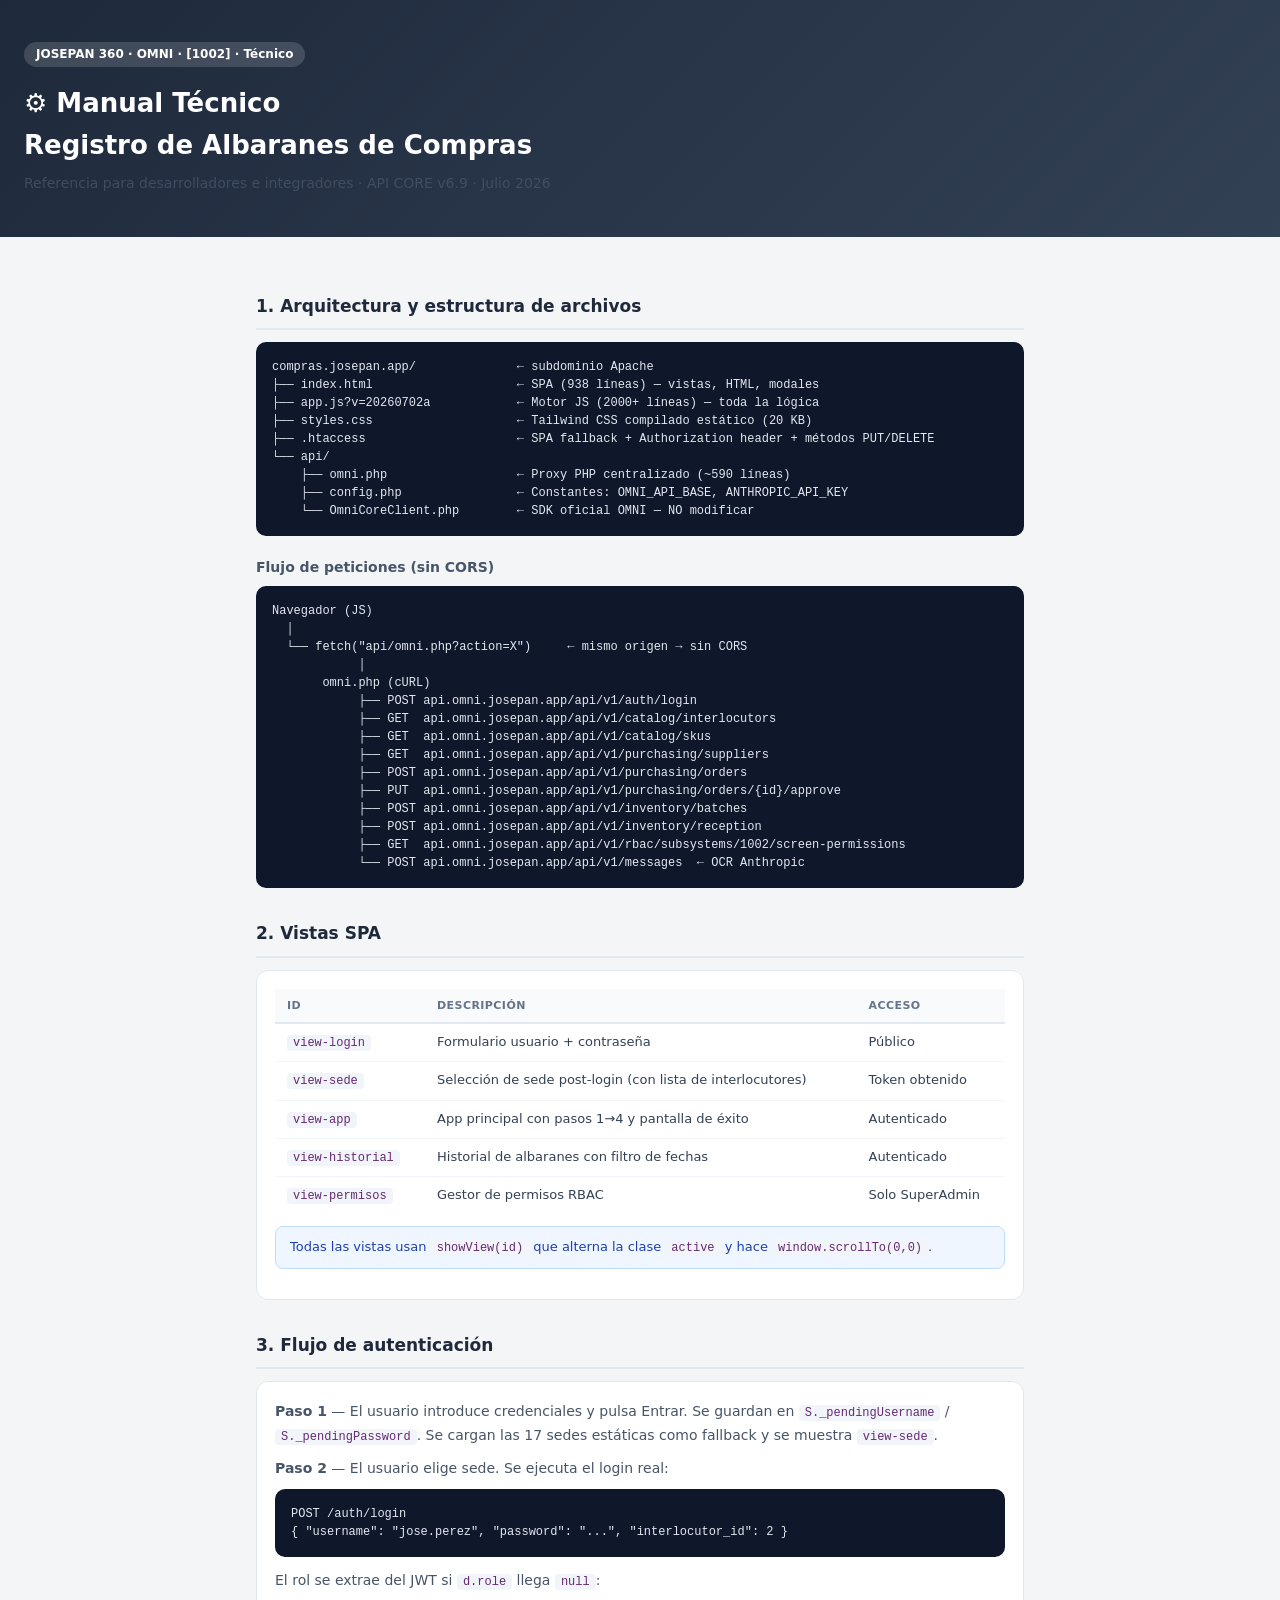
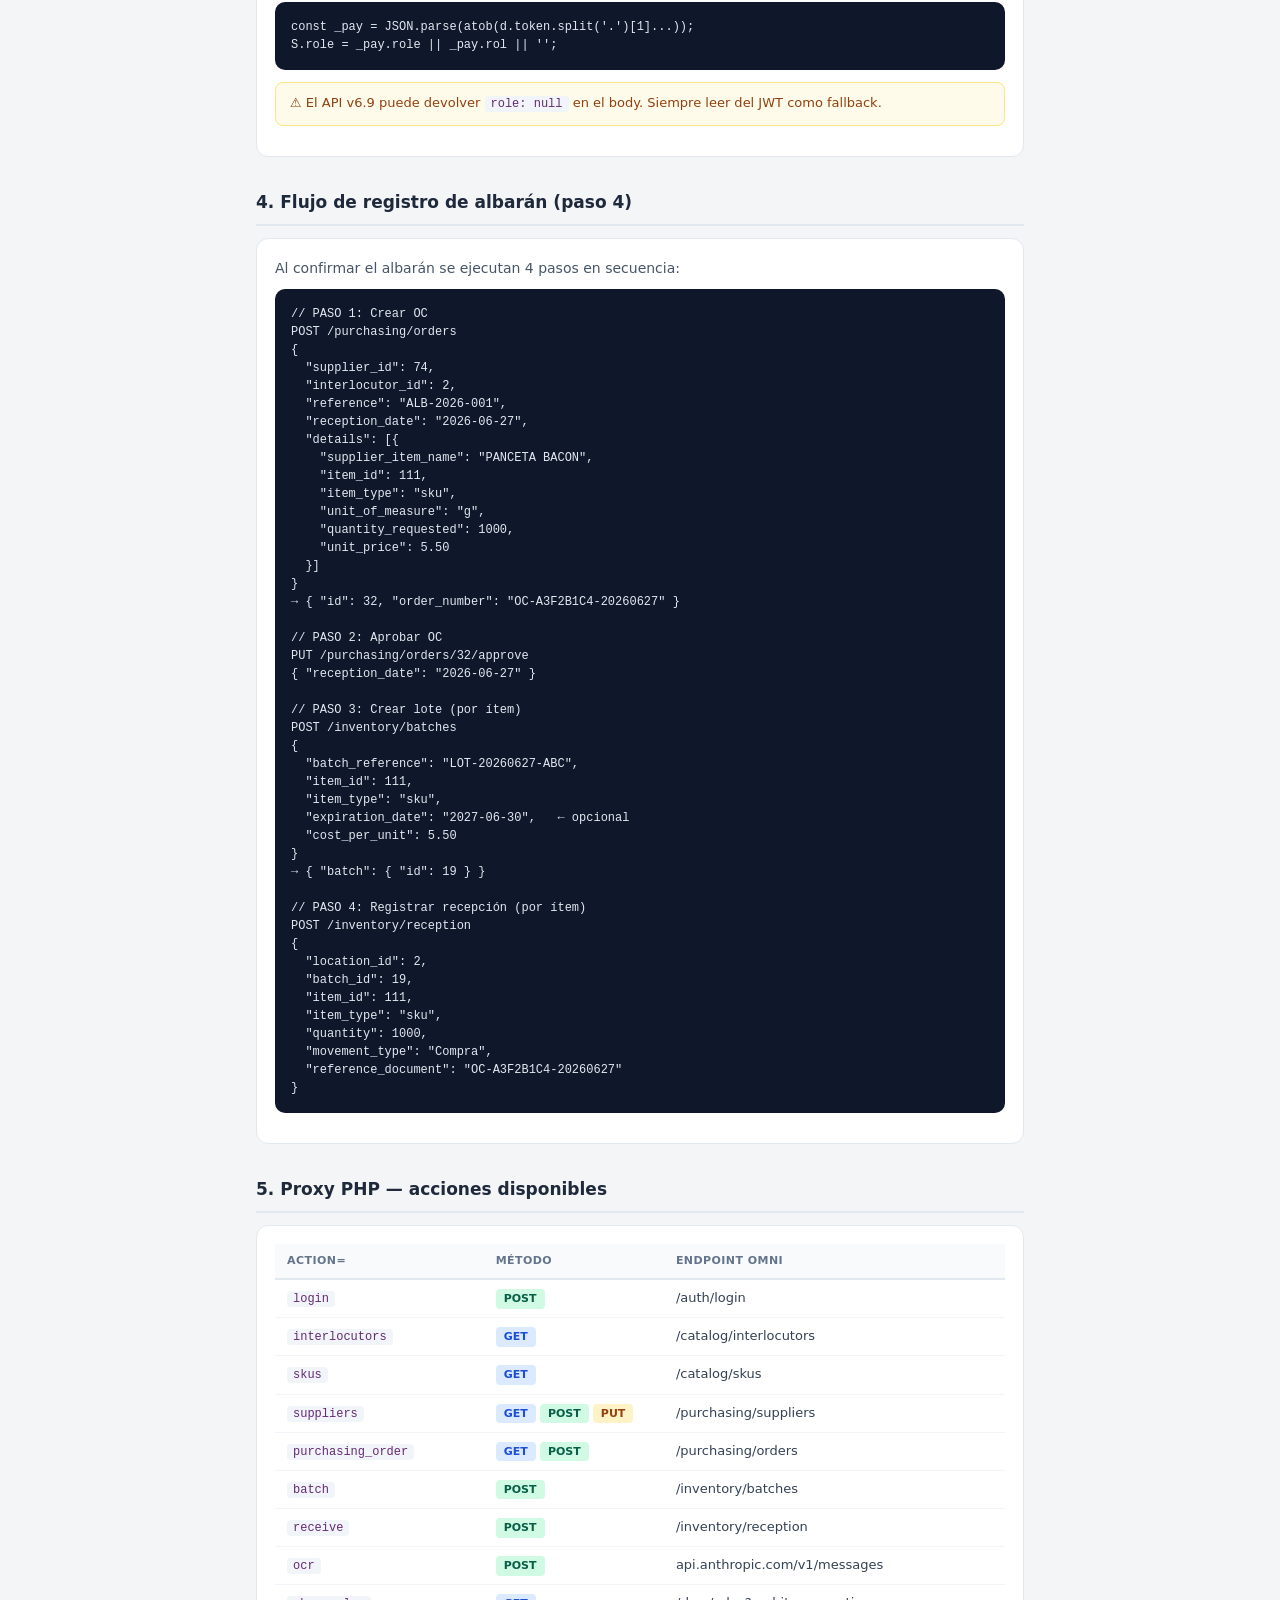
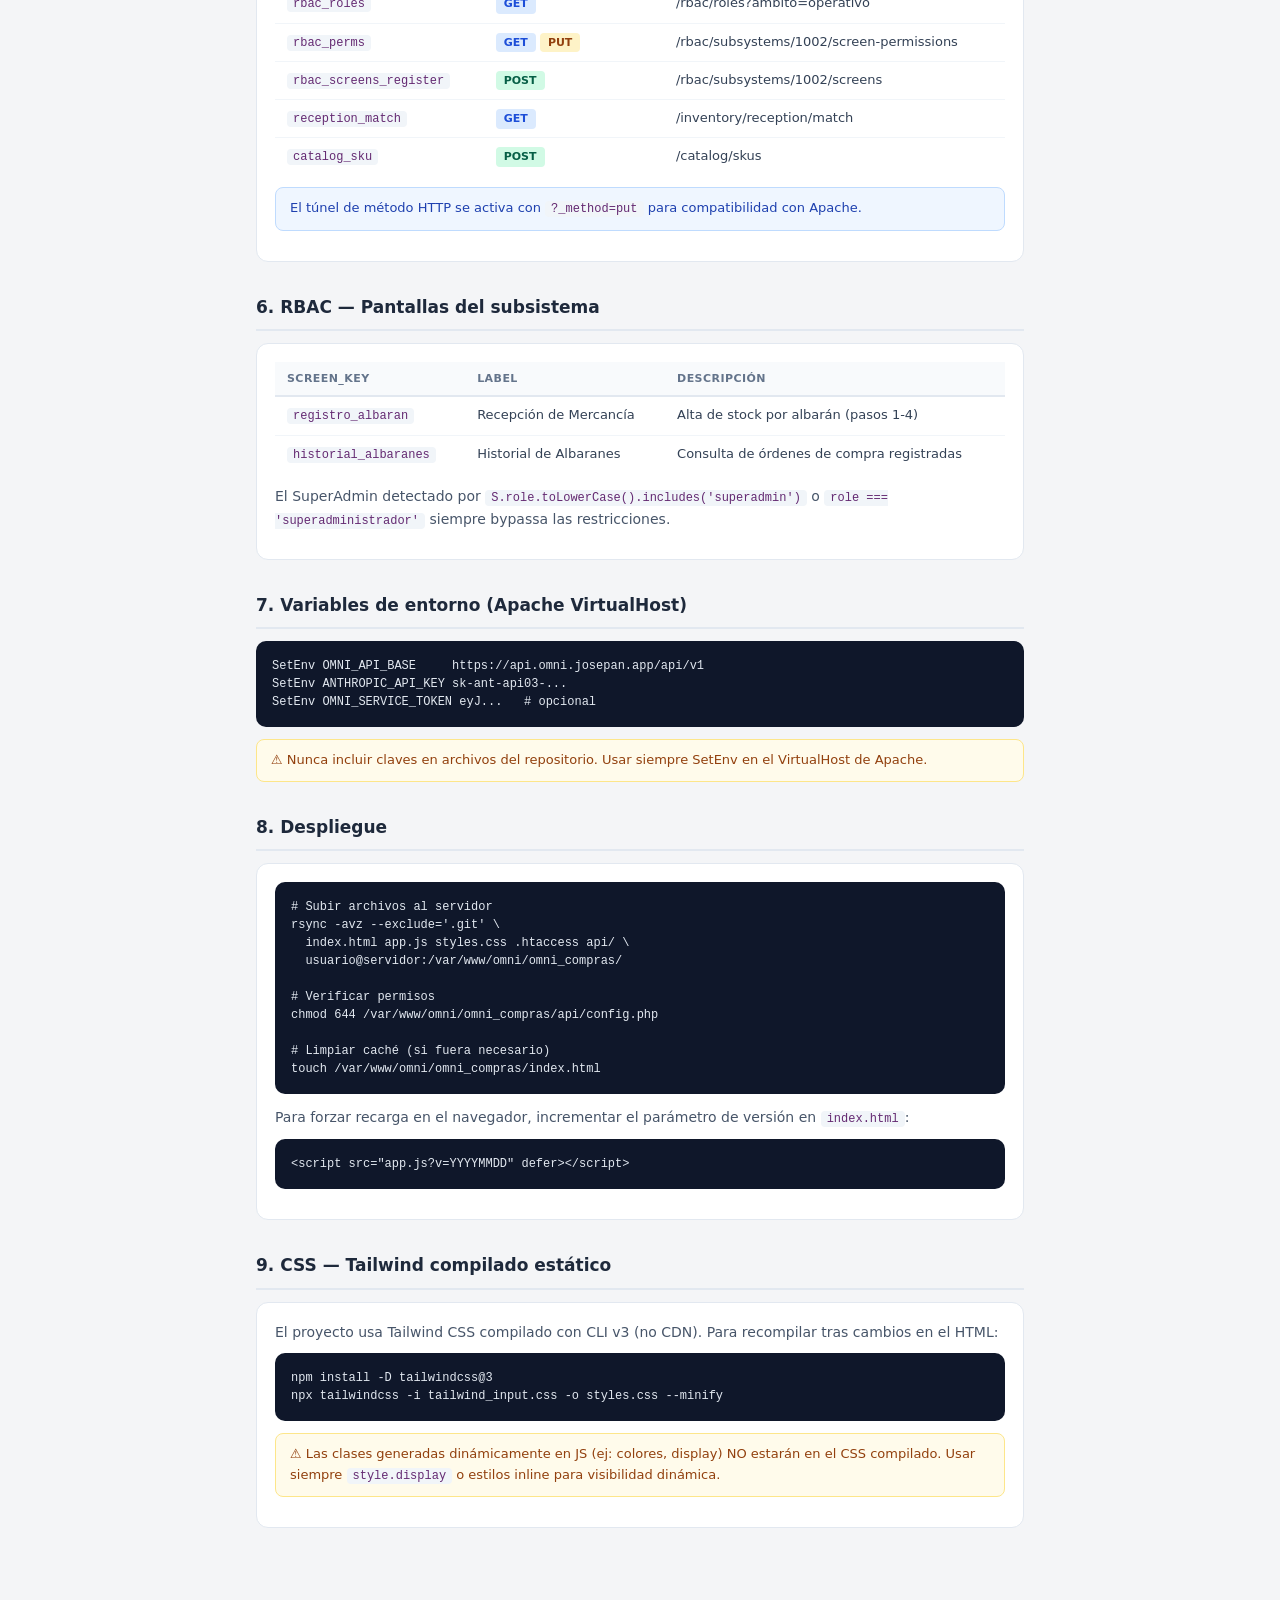
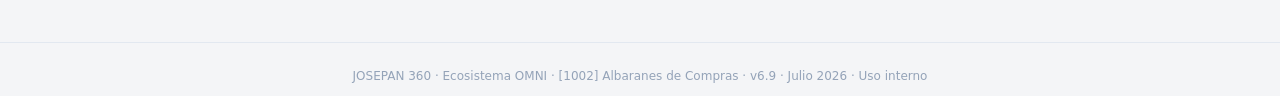
<file: manual_tecnico.html>
<!DOCTYPE html>
<html lang="es">
<head>
<meta charset="UTF-8"/>
<meta name="viewport" content="width=device-width,initial-scale=1"/>
<title>Manual Técnico · [1002] Albaranes de Compras · JOSEPAN 360</title>
<style>
*{box-sizing:border-box;margin:0;padding:0}
body{font-family:'Segoe UI',system-ui,sans-serif;background:#f4f5f7;color:#1e293b;line-height:1.6}
.hero{background:linear-gradient(135deg,#1e293b 0%,#334155 100%);color:#fff;padding:40px 24px 32px}
.hero h1{font-size:clamp(20px,4vw,26px);font-weight:800;margin-bottom:6px}
.hero p{opacity:.8;font-size:14px}
.badge{display:inline-block;background:rgba(255,255,255,.15);border-radius:20px;padding:3px 12px;font-size:12px;font-weight:600;margin-bottom:16px}
.container{max-width:800px;margin:0 auto;padding:24px 16px 60px}
h2{font-size:17px;font-weight:800;color:#1e293b;margin:32px 0 12px;padding-bottom:8px;border-bottom:2px solid #e2e8f0}
h3{font-size:14px;font-weight:700;color:#475569;margin:20px 0 8px}
p{font-size:14px;color:#475569;margin-bottom:10px}
.card{background:#fff;border-radius:12px;border:1px solid #e2e8f0;padding:18px;margin-bottom:14px}
pre{background:#0f172a;color:#e2e8f0;border-radius:10px;padding:16px;font-size:12px;overflow-x:auto;margin-bottom:12px;line-height:1.5}
code{background:#f1f5f9;border-radius:4px;padding:1px 6px;font-family:monospace;font-size:12px;color:#642a72}
table{width:100%;border-collapse:collapse;font-size:13px;margin-bottom:12px}
th{background:#f8fafc;padding:8px 12px;text-align:left;font-weight:700;color:#64748b;border-bottom:2px solid #e2e8f0;text-transform:uppercase;font-size:11px;letter-spacing:.04em}
td{padding:8px 12px;border-bottom:1px solid #f1f5f9;color:#334155;vertical-align:top}
tr:last-child td{border-bottom:none}
.tag{display:inline-block;border-radius:4px;padding:1px 8px;font-size:11px;font-weight:700}
.tag.get{background:#dbeafe;color:#1d4ed8}
.tag.post{background:#d1fae5;color:#065f46}
.tag.put{background:#fef3c7;color:#92400e}
.note{background:#eff6ff;border:1px solid #bfdbfe;border-radius:8px;padding:10px 14px;font-size:13px;color:#1e40af;margin-bottom:12px}
.warn{background:#fffbeb;border:1px solid #fde68a;border-radius:8px;padding:10px 14px;font-size:13px;color:#92400e;margin-bottom:12px}
footer{text-align:center;font-size:12px;color:#94a3b8;padding:24px;border-top:1px solid #e2e8f0;margin-top:40px}
</style>
</head>
<body>

<div class="hero">
  <div class="badge">JOSEPAN 360 · OMNI · [1002] · Técnico</div>
  <h1>⚙️ Manual Técnico<br>Registro de Albaranes de Compras</h1>
  <p>Referencia para desarrolladores e integradores · API CORE v6.9 · Julio 2026</p>
</div>

<div class="container">

  <!-- ARQUITECTURA -->
  <h2>1. Arquitectura y estructura de archivos</h2>
  <pre>
compras.josepan.app/              ← subdominio Apache
├── index.html                    ← SPA (938 líneas) — vistas, HTML, modales
├── app.js?v=20260702a            ← Motor JS (2000+ líneas) — toda la lógica
├── styles.css                    ← Tailwind CSS compilado estático (20 KB)
├── .htaccess                     ← SPA fallback + Authorization header + métodos PUT/DELETE
└── api/
    ├── omni.php                  ← Proxy PHP centralizado (~590 líneas)
    ├── config.php                ← Constantes: OMNI_API_BASE, ANTHROPIC_API_KEY
    └── OmniCoreClient.php        ← SDK oficial OMNI — NO modificar</pre>

  <h3>Flujo de peticiones (sin CORS)</h3>
  <pre>
Navegador (JS)
  │
  └── fetch("api/omni.php?action=X")     ← mismo origen → sin CORS
            │
       omni.php (cURL)
            ├── POST api.omni.josepan.app/api/v1/auth/login
            ├── GET  api.omni.josepan.app/api/v1/catalog/interlocutors
            ├── GET  api.omni.josepan.app/api/v1/catalog/skus
            ├── GET  api.omni.josepan.app/api/v1/purchasing/suppliers
            ├── POST api.omni.josepan.app/api/v1/purchasing/orders
            ├── PUT  api.omni.josepan.app/api/v1/purchasing/orders/{id}/approve
            ├── POST api.omni.josepan.app/api/v1/inventory/batches
            ├── POST api.omni.josepan.app/api/v1/inventory/reception
            ├── GET  api.omni.josepan.app/api/v1/rbac/subsystems/1002/screen-permissions
            └── POST api.omni.josepan.app/api/v1/messages  ← OCR Anthropic</pre>

  <!-- VISTAS SPA -->
  <h2>2. Vistas SPA</h2>
  <div class="card">
    <table>
      <tr><th>ID</th><th>Descripción</th><th>Acceso</th></tr>
      <tr><td><code>view-login</code></td><td>Formulario usuario + contraseña</td><td>Público</td></tr>
      <tr><td><code>view-sede</code></td><td>Selección de sede post-login (con lista de interlocutores)</td><td>Token obtenido</td></tr>
      <tr><td><code>view-app</code></td><td>App principal con pasos 1→4 y pantalla de éxito</td><td>Autenticado</td></tr>
      <tr><td><code>view-historial</code></td><td>Historial de albaranes con filtro de fechas</td><td>Autenticado</td></tr>
      <tr><td><code>view-permisos</code></td><td>Gestor de permisos RBAC</td><td>Solo SuperAdmin</td></tr>
    </table>
    <div class="note">Todas las vistas usan <code>showView(id)</code> que alterna la clase <code>active</code> y hace <code>window.scrollTo(0,0)</code>.</div>
  </div>

  <!-- FLUJO DE LOGIN -->
  <h2>3. Flujo de autenticación</h2>
  <div class="card">
    <p><strong>Paso 1</strong> — El usuario introduce credenciales y pulsa Entrar. Se guardan en <code>S._pendingUsername</code> / <code>S._pendingPassword</code>. Se cargan las 17 sedes estáticas como fallback y se muestra <code>view-sede</code>.</p>
    <p><strong>Paso 2</strong> — El usuario elige sede. Se ejecuta el login real:</p>
    <pre>POST /auth/login
{ "username": "jose.perez", "password": "...", "interlocutor_id": 2 }</pre>
    <p>El rol se extrae del JWT si <code>d.role</code> llega <code>null</code>:</p>
    <pre>
const _pay = JSON.parse(atob(d.token.split('.')[1]...));
S.role = _pay.role || _pay.rol || '';</pre>
    <div class="warn">⚠️ El API v6.9 puede devolver <code>role: null</code> en el body. Siempre leer del JWT como fallback.</div>
  </div>

  <!-- FLUJO DE REGISTRO -->
  <h2>4. Flujo de registro de albarán (paso 4)</h2>
  <div class="card">
    <p>Al confirmar el albarán se ejecutan 4 pasos en secuencia:</p>
    <pre>
// PASO 1: Crear OC
POST /purchasing/orders
{
  "supplier_id": 74,
  "interlocutor_id": 2,
  "reference": "ALB-2026-001",
  "reception_date": "2026-06-27",
  "details": [{
    "supplier_item_name": "PANCETA BACON",
    "item_id": 111,
    "item_type": "sku",
    "unit_of_measure": "g",
    "quantity_requested": 1000,
    "unit_price": 5.50
  }]
}
→ { "id": 32, "order_number": "OC-A3F2B1C4-20260627" }

// PASO 2: Aprobar OC
PUT /purchasing/orders/32/approve
{ "reception_date": "2026-06-27" }

// PASO 3: Crear lote (por ítem)
POST /inventory/batches
{
  "batch_reference": "LOT-20260627-ABC",
  "item_id": 111,
  "item_type": "sku",
  "expiration_date": "2027-06-30",   ← opcional
  "cost_per_unit": 5.50
}
→ { "batch": { "id": 19 } }

// PASO 4: Registrar recepción (por ítem)
POST /inventory/reception
{
  "location_id": 2,
  "batch_id": 19,
  "item_id": 111,
  "item_type": "sku",
  "quantity": 1000,
  "movement_type": "Compra",
  "reference_document": "OC-A3F2B1C4-20260627"
}</pre>
  </div>

  <!-- PROXY PHP -->
  <h2>5. Proxy PHP — acciones disponibles</h2>
  <div class="card">
    <table>
      <tr><th>action=</th><th>Método</th><th>Endpoint OMNI</th></tr>
      <tr><td><code>login</code></td><td><span class="tag post">POST</span></td><td>/auth/login</td></tr>
      <tr><td><code>interlocutors</code></td><td><span class="tag get">GET</span></td><td>/catalog/interlocutors</td></tr>
      <tr><td><code>skus</code></td><td><span class="tag get">GET</span></td><td>/catalog/skus</td></tr>
      <tr><td><code>suppliers</code></td><td><span class="tag get">GET</span> <span class="tag post">POST</span> <span class="tag put">PUT</span></td><td>/purchasing/suppliers</td></tr>
      <tr><td><code>purchasing_order</code></td><td><span class="tag get">GET</span> <span class="tag post">POST</span></td><td>/purchasing/orders</td></tr>
      <tr><td><code>batch</code></td><td><span class="tag post">POST</span></td><td>/inventory/batches</td></tr>
      <tr><td><code>receive</code></td><td><span class="tag post">POST</span></td><td>/inventory/reception</td></tr>
      <tr><td><code>ocr</code></td><td><span class="tag post">POST</span></td><td>api.anthropic.com/v1/messages</td></tr>
      <tr><td><code>rbac_roles</code></td><td><span class="tag get">GET</span></td><td>/rbac/roles?ambito=operativo</td></tr>
      <tr><td><code>rbac_perms</code></td><td><span class="tag get">GET</span> <span class="tag put">PUT</span></td><td>/rbac/subsystems/1002/screen-permissions</td></tr>
      <tr><td><code>rbac_screens_register</code></td><td><span class="tag post">POST</span></td><td>/rbac/subsystems/1002/screens</td></tr>
      <tr><td><code>reception_match</code></td><td><span class="tag get">GET</span></td><td>/inventory/reception/match</td></tr>
      <tr><td><code>catalog_sku</code></td><td><span class="tag post">POST</span></td><td>/catalog/skus</td></tr>
    </table>
    <div class="note">El túnel de método HTTP se activa con <code>?_method=put</code> para compatibilidad con Apache.</div>
  </div>

  <!-- RBAC -->
  <h2>6. RBAC — Pantallas del subsistema</h2>
  <div class="card">
    <table>
      <tr><th>screen_key</th><th>Label</th><th>Descripción</th></tr>
      <tr><td><code>registro_albaran</code></td><td>Recepción de Mercancía</td><td>Alta de stock por albarán (pasos 1-4)</td></tr>
      <tr><td><code>historial_albaranes</code></td><td>Historial de Albaranes</td><td>Consulta de órdenes de compra registradas</td></tr>
    </table>
    <p>El SuperAdmin detectado por <code>S.role.toLowerCase().includes('superadmin')</code> o <code>role === 'superadministrador'</code> siempre bypassa las restricciones.</p>
  </div>

  <!-- CONFIG -->
  <h2>7. Variables de entorno (Apache VirtualHost)</h2>
  <pre>
SetEnv OMNI_API_BASE     https://api.omni.josepan.app/api/v1
SetEnv ANTHROPIC_API_KEY sk-ant-api03-...
SetEnv OMNI_SERVICE_TOKEN eyJ...   # opcional</pre>
  <div class="warn">⚠️ Nunca incluir claves en archivos del repositorio. Usar siempre SetEnv en el VirtualHost de Apache.</div>

  <!-- DESPLIEGUE -->
  <h2>8. Despliegue</h2>
  <div class="card">
    <pre>
# Subir archivos al servidor
rsync -avz --exclude='.git' \
  index.html app.js styles.css .htaccess api/ \
  usuario@servidor:/var/www/omni/omni_compras/

# Verificar permisos
chmod 644 /var/www/omni/omni_compras/api/config.php

# Limpiar caché (si fuera necesario)
touch /var/www/omni/omni_compras/index.html</pre>
    <p>Para forzar recarga en el navegador, incrementar el parámetro de versión en <code>index.html</code>:</p>
    <pre>&lt;script src="app.js?v=YYYYMMDD" defer&gt;&lt;/script&gt;</pre>
  </div>

  <!-- TAILWIND -->
  <h2>9. CSS — Tailwind compilado estático</h2>
  <div class="card">
    <p>El proyecto usa Tailwind CSS compilado con CLI v3 (no CDN). Para recompilar tras cambios en el HTML:</p>
    <pre>
npm install -D tailwindcss@3
npx tailwindcss -i tailwind_input.css -o styles.css --minify</pre>
    <div class="warn">⚠️ Las clases generadas dinámicamente en JS (ej: colores, display) NO estarán en el CSS compilado. Usar siempre <code>style.display</code> o estilos inline para visibilidad dinámica.</div>
  </div>

</div>
<footer>JOSEPAN 360 · Ecosistema OMNI · [1002] Albaranes de Compras · v6.9 · Julio 2026 · Uso interno</footer>
</body>
</html>
</file>
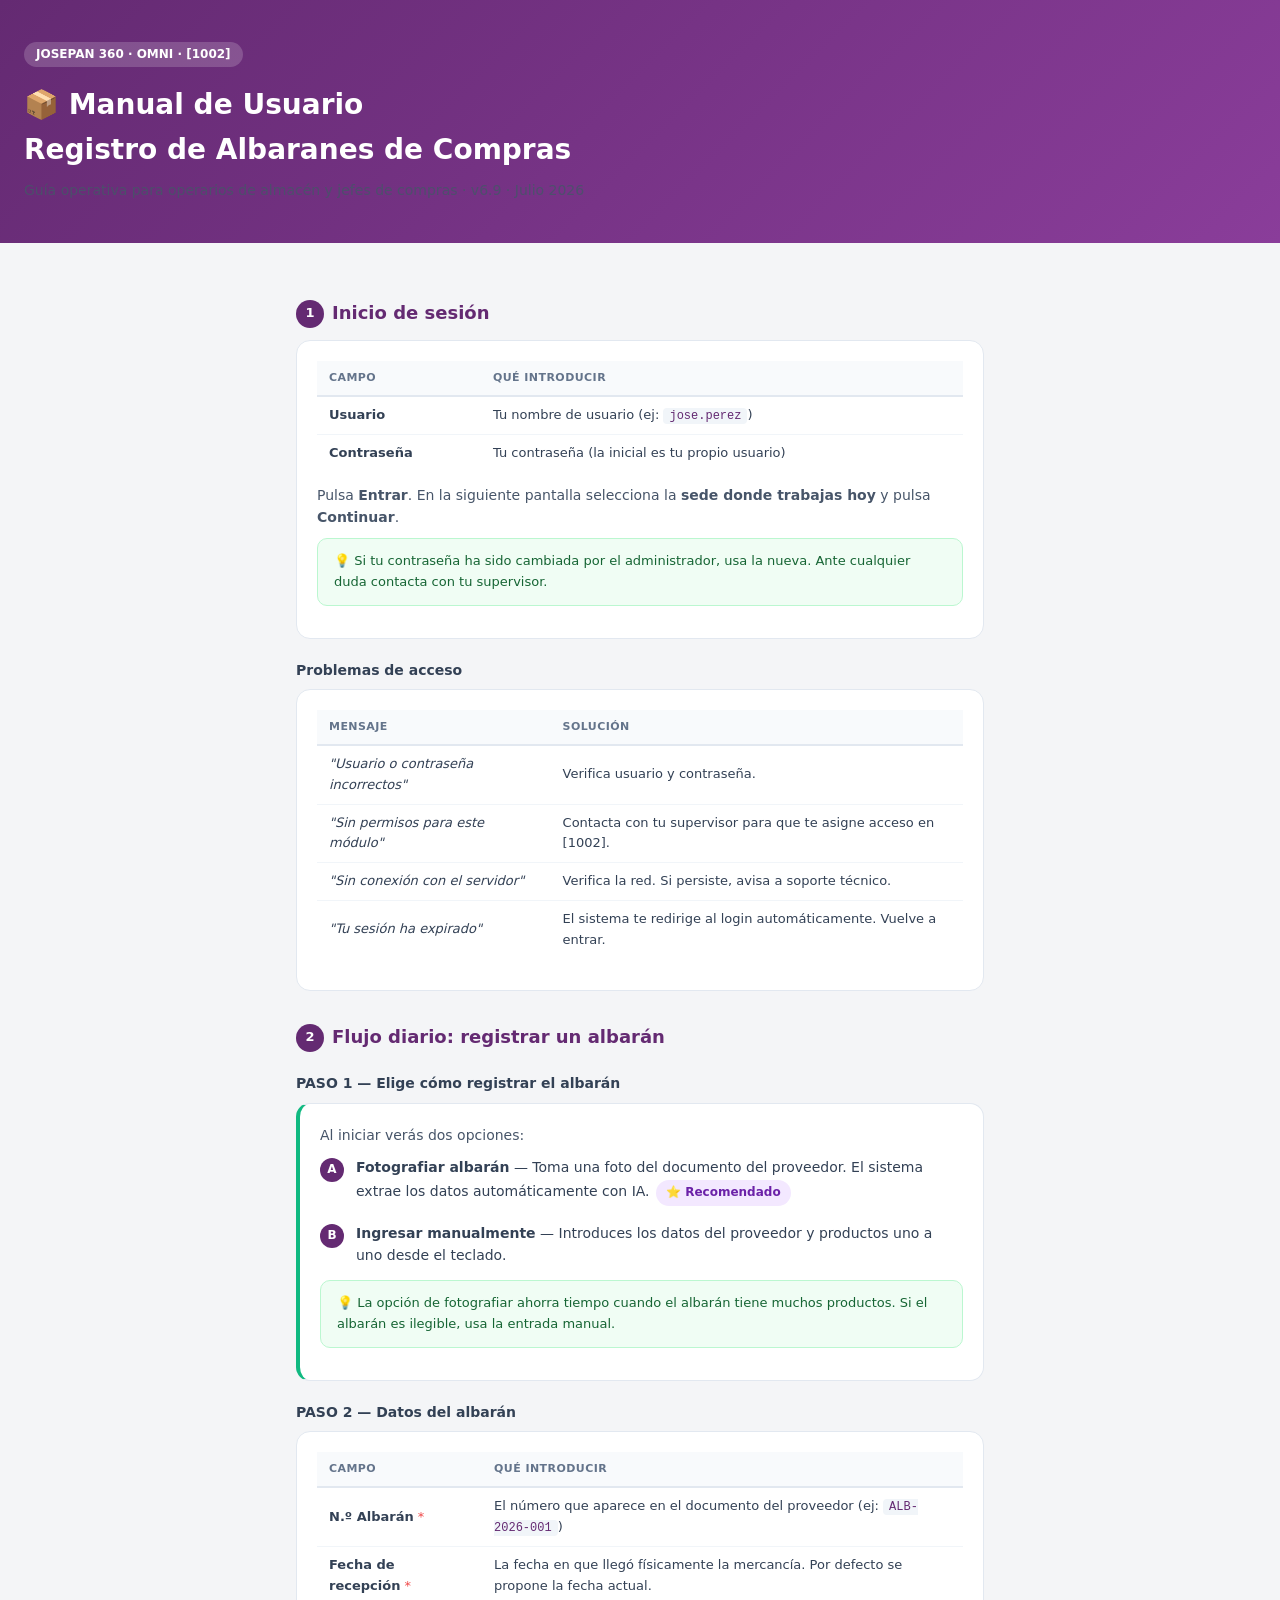
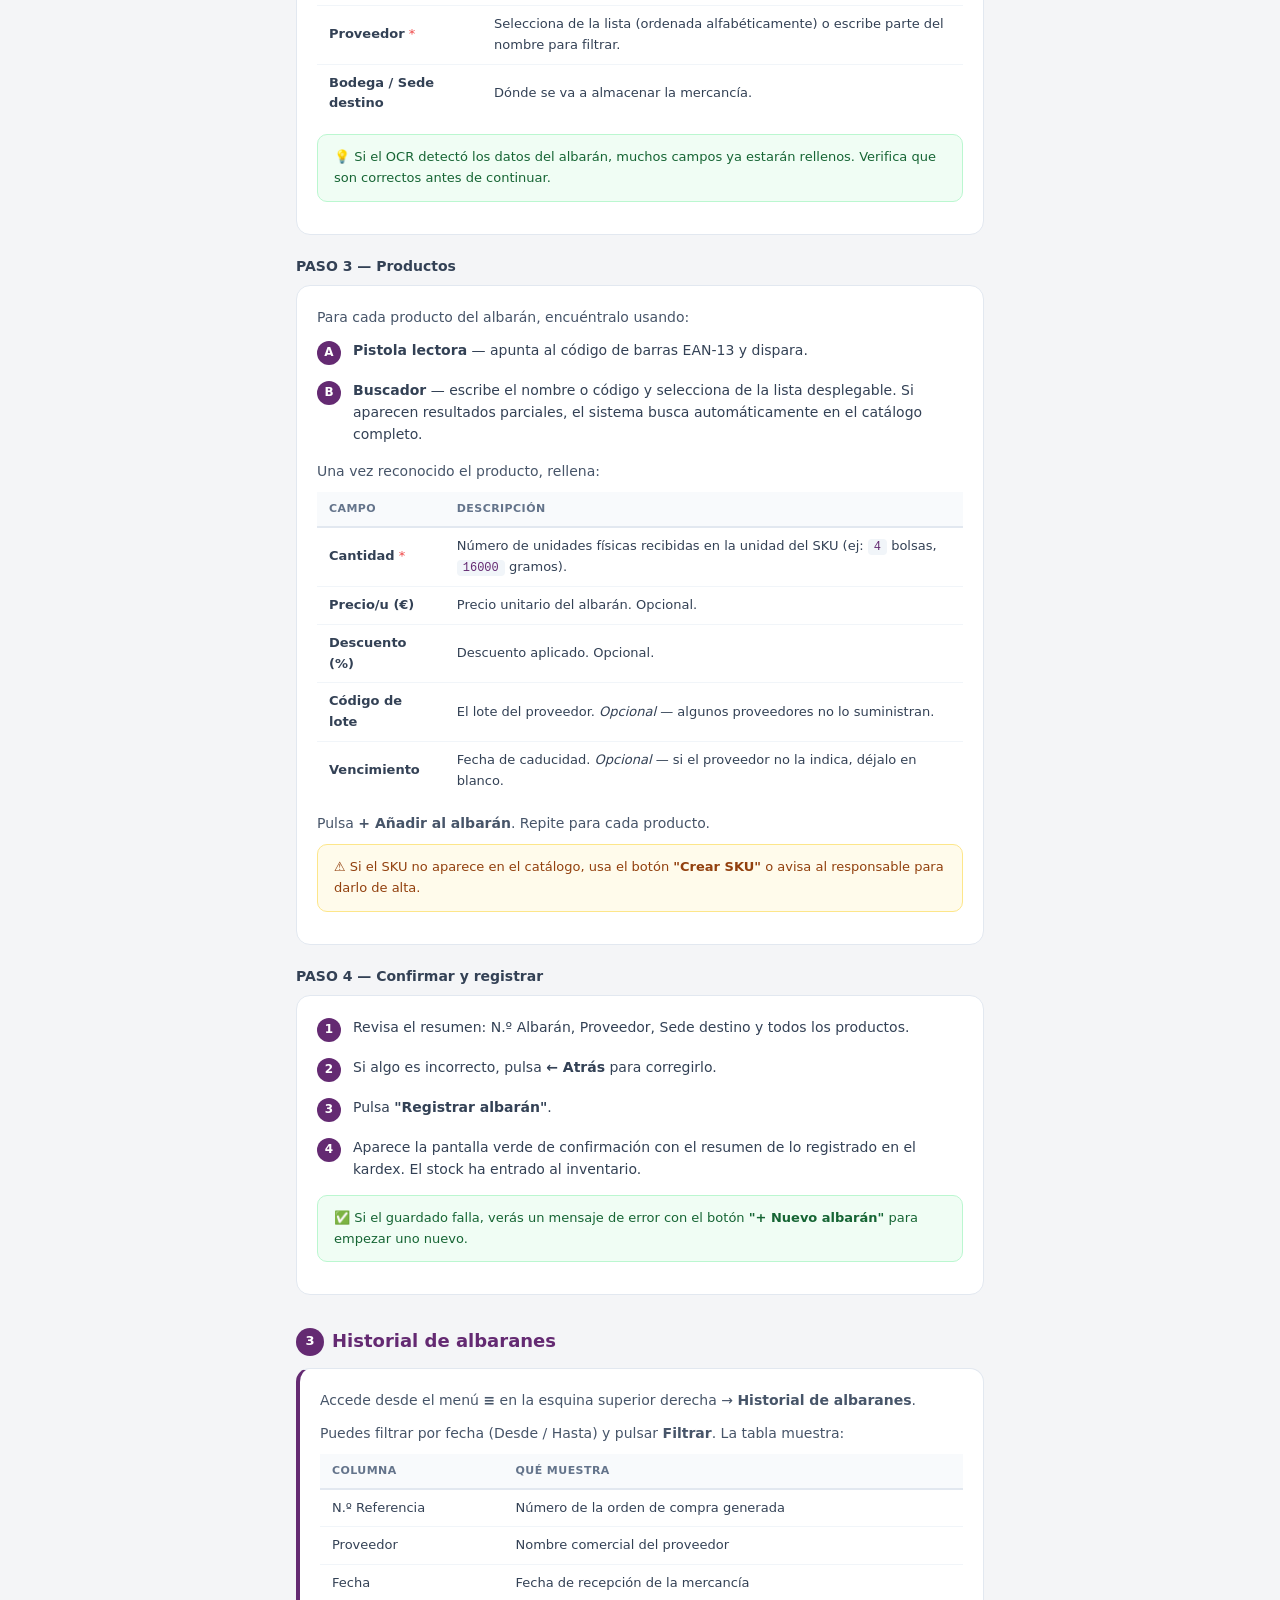
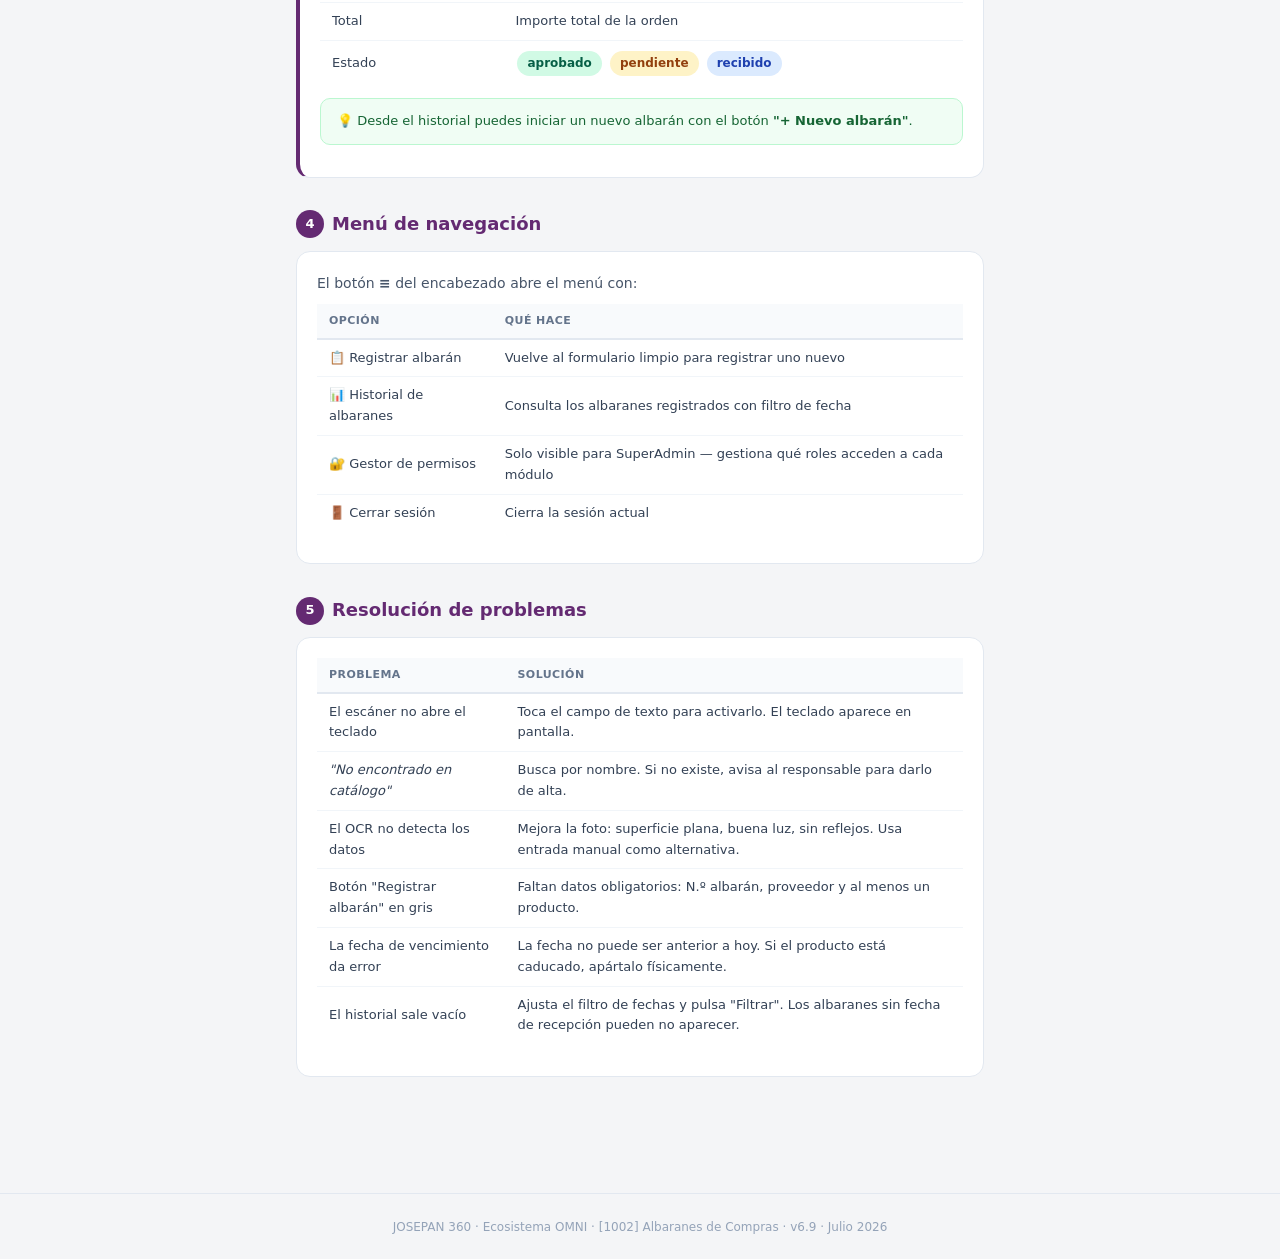
<file: manual_usuario.html>
<!DOCTYPE html>
<html lang="es">
<head>
<meta charset="UTF-8"/>
<meta name="viewport" content="width=device-width,initial-scale=1"/>
<title>Manual de Usuario · [1002] Albaranes de Compras · JOSEPAN 360</title>
<style>
*{box-sizing:border-box;margin:0;padding:0}
body{font-family:'Segoe UI',system-ui,sans-serif;background:#f4f5f7;color:#1e293b;line-height:1.6}
.hero{background:linear-gradient(135deg,#642a72 0%,#8a3d9a 100%);color:#fff;padding:40px 24px 32px}
.hero h1{font-size:clamp(20px,4vw,28px);font-weight:800;margin-bottom:6px}
.hero p{opacity:.85;font-size:14px}
.badge{display:inline-block;background:rgba(255,255,255,.18);border-radius:20px;padding:3px 12px;font-size:12px;font-weight:600;margin-bottom:16px}
.container{max-width:720px;margin:0 auto;padding:24px 16px 60px}
h2{font-size:18px;font-weight:800;color:#642a72;margin:32px 0 12px;display:flex;align-items:center;gap:8px}
h2 .num{background:#642a72;color:#fff;border-radius:50%;width:28px;height:28px;display:flex;align-items:center;justify-content:center;font-size:13px;flex-shrink:0}
h3{font-size:14px;font-weight:700;color:#334155;margin:20px 0 8px}
p{font-size:14px;color:#475569;margin-bottom:10px}
.card{background:#fff;border-radius:14px;border:1px solid #e2e8f0;padding:20px;margin-bottom:16px}
.card.green{border-left:4px solid #10b981}
.card.amber{border-left:4px solid #f59e0b}
.card.red{border-left:4px solid #ef4444}
.card.purple{border-left:4px solid #642a72}
table{width:100%;border-collapse:collapse;font-size:13px;margin-bottom:12px}
th{background:#f8fafc;padding:8px 12px;text-align:left;font-weight:700;color:#64748b;border-bottom:2px solid #e2e8f0;text-transform:uppercase;font-size:11px;letter-spacing:.04em}
td{padding:8px 12px;border-bottom:1px solid #f1f5f9;color:#334155}
tr:last-child td{border-bottom:none}
.step{display:flex;gap:12px;margin-bottom:14px;align-items:flex-start}
.step-num{background:#642a72;color:#fff;border-radius:50%;width:24px;height:24px;display:flex;align-items:center;justify-content:center;font-size:12px;font-weight:800;flex-shrink:0;margin-top:2px}
.step p{margin:0;font-size:14px;color:#334155}
.tip{background:#f0fdf4;border:1px solid #bbf7d0;border-radius:10px;padding:12px 16px;font-size:13px;color:#166534;margin-bottom:12px}
.warn{background:#fffbeb;border:1px solid #fde68a;border-radius:10px;padding:12px 16px;font-size:13px;color:#92400e;margin-bottom:12px}
code{background:#f1f5f9;border-radius:4px;padding:1px 6px;font-family:monospace;font-size:12px;color:#642a72}
.chip{display:inline-flex;align-items:center;gap:5px;background:#f3e8ff;color:#6b21a8;border-radius:20px;padding:3px 10px;font-size:12px;font-weight:600;margin:2px}
footer{text-align:center;font-size:12px;color:#94a3b8;padding:24px;border-top:1px solid #e2e8f0;margin-top:40px}
</style>
</head>
<body>

<div class="hero">
  <div class="badge">JOSEPAN 360 · OMNI · [1002]</div>
  <h1>📦 Manual de Usuario<br>Registro de Albaranes de Compras</h1>
  <p>Guía operativa para operarios de almacén y jefes de compras · v6.9 · Julio 2026</p>
</div>

<div class="container">

  <!-- LOGIN -->
  <h2><span class="num">1</span>Inicio de sesión</h2>
  <div class="card">
    <table>
      <tr><th>Campo</th><th>Qué introducir</th></tr>
      <tr><td><strong>Usuario</strong></td><td>Tu nombre de usuario (ej: <code>jose.perez</code>)</td></tr>
      <tr><td><strong>Contraseña</strong></td><td>Tu contraseña (la inicial es tu propio usuario)</td></tr>
    </table>
    <p>Pulsa <strong>Entrar</strong>. En la siguiente pantalla selecciona la <strong>sede donde trabajas hoy</strong> y pulsa <strong>Continuar</strong>.</p>
    <div class="tip">💡 Si tu contraseña ha sido cambiada por el administrador, usa la nueva. Ante cualquier duda contacta con tu supervisor.</div>
  </div>

  <h3>Problemas de acceso</h3>
  <div class="card">
    <table>
      <tr><th>Mensaje</th><th>Solución</th></tr>
      <tr><td><em>"Usuario o contraseña incorrectos"</em></td><td>Verifica usuario y contraseña.</td></tr>
      <tr><td><em>"Sin permisos para este módulo"</em></td><td>Contacta con tu supervisor para que te asigne acceso en [1002].</td></tr>
      <tr><td><em>"Sin conexión con el servidor"</em></td><td>Verifica la red. Si persiste, avisa a soporte técnico.</td></tr>
      <tr><td><em>"Tu sesión ha expirado"</em></td><td>El sistema te redirige al login automáticamente. Vuelve a entrar.</td></tr>
    </table>
  </div>

  <!-- FLUJO -->
  <h2><span class="num">2</span>Flujo diario: registrar un albarán</h2>

  <h3>PASO 1 — Elige cómo registrar el albarán</h3>
  <div class="card green">
    <p>Al iniciar verás dos opciones:</p>
    <div class="step"><span class="step-num">A</span><p><strong>Fotografiar albarán</strong> — Toma una foto del documento del proveedor. El sistema extrae los datos automáticamente con IA. <span class="chip">⭐ Recomendado</span></p></div>
    <div class="step"><span class="step-num">B</span><p><strong>Ingresar manualmente</strong> — Introduces los datos del proveedor y productos uno a uno desde el teclado.</p></div>
    <div class="tip">💡 La opción de fotografiar ahorra tiempo cuando el albarán tiene muchos productos. Si el albarán es ilegible, usa la entrada manual.</div>
  </div>

  <h3>PASO 2 — Datos del albarán</h3>
  <div class="card">
    <table>
      <tr><th>Campo</th><th>Qué introducir</th></tr>
      <tr><td><strong>N.º Albarán</strong> <span style="color:#ef4444">*</span></td><td>El número que aparece en el documento del proveedor (ej: <code>ALB-2026-001</code>)</td></tr>
      <tr><td><strong>Fecha de recepción</strong> <span style="color:#ef4444">*</span></td><td>La fecha en que llegó físicamente la mercancía. Por defecto se propone la fecha actual.</td></tr>
      <tr><td><strong>Proveedor</strong> <span style="color:#ef4444">*</span></td><td>Selecciona de la lista (ordenada alfabéticamente) o escribe parte del nombre para filtrar.</td></tr>
      <tr><td><strong>Bodega / Sede destino</strong></td><td>Dónde se va a almacenar la mercancía.</td></tr>
    </table>
    <div class="tip">💡 Si el OCR detectó los datos del albarán, muchos campos ya estarán rellenos. Verifica que son correctos antes de continuar.</div>
  </div>

  <h3>PASO 3 — Productos</h3>
  <div class="card">
    <p>Para cada producto del albarán, encuéntralo usando:</p>
    <div class="step"><span class="step-num">A</span><p><strong>Pistola lectora</strong> — apunta al código de barras EAN-13 y dispara.</p></div>
    <div class="step"><span class="step-num">B</span><p><strong>Buscador</strong> — escribe el nombre o código y selecciona de la lista desplegable. Si aparecen resultados parciales, el sistema busca automáticamente en el catálogo completo.</p></div>

    <p style="margin-top:14px">Una vez reconocido el producto, rellena:</p>
    <table>
      <tr><th>Campo</th><th>Descripción</th></tr>
      <tr><td><strong>Cantidad</strong> <span style="color:#ef4444">*</span></td><td>Número de unidades físicas recibidas en la unidad del SKU (ej: <code>4</code> bolsas, <code>16000</code> gramos).</td></tr>
      <tr><td><strong>Precio/u (€)</strong></td><td>Precio unitario del albarán. Opcional.</td></tr>
      <tr><td><strong>Descuento (%)</strong></td><td>Descuento aplicado. Opcional.</td></tr>
      <tr><td><strong>Código de lote</strong></td><td>El lote del proveedor. <em>Opcional</em> — algunos proveedores no lo suministran.</td></tr>
      <tr><td><strong>Vencimiento</strong></td><td>Fecha de caducidad. <em>Opcional</em> — si el proveedor no la indica, déjalo en blanco.</td></tr>
    </table>

    <p>Pulsa <strong>+ Añadir al albarán</strong>. Repite para cada producto.</p>
    <div class="warn">⚠️ Si el SKU no aparece en el catálogo, usa el botón <strong>"Crear SKU"</strong> o avisa al responsable para darlo de alta.</div>
  </div>

  <h3>PASO 4 — Confirmar y registrar</h3>
  <div class="card">
    <div class="step"><span class="step-num">1</span><p>Revisa el resumen: N.º Albarán, Proveedor, Sede destino y todos los productos.</p></div>
    <div class="step"><span class="step-num">2</span><p>Si algo es incorrecto, pulsa <strong>← Atrás</strong> para corregirlo.</p></div>
    <div class="step"><span class="step-num">3</span><p>Pulsa <strong>"Registrar albarán"</strong>.</p></div>
    <div class="step"><span class="step-num">4</span><p>Aparece la pantalla verde de confirmación con el resumen de lo registrado en el kardex. El stock ha entrado al inventario.</p></div>
    <div class="tip">✅ Si el guardado falla, verás un mensaje de error con el botón <strong>"+ Nuevo albarán"</strong> para empezar uno nuevo.</div>
  </div>

  <!-- HISTORIAL -->
  <h2><span class="num">3</span>Historial de albaranes</h2>
  <div class="card purple">
    <p>Accede desde el menú <strong>≡</strong> en la esquina superior derecha → <strong>Historial de albaranes</strong>.</p>
    <p>Puedes filtrar por fecha (Desde / Hasta) y pulsar <strong>Filtrar</strong>. La tabla muestra:</p>
    <table>
      <tr><th>Columna</th><th>Qué muestra</th></tr>
      <tr><td>N.º Referencia</td><td>Número de la orden de compra generada</td></tr>
      <tr><td>Proveedor</td><td>Nombre comercial del proveedor</td></tr>
      <tr><td>Fecha</td><td>Fecha de recepción de la mercancía</td></tr>
      <tr><td>Total</td><td>Importe total de la orden</td></tr>
      <tr><td>Estado</td><td><span class="chip" style="background:#d1fae5;color:#065f46">aprobado</span> <span class="chip" style="background:#fef3c7;color:#92400e">pendiente</span> <span class="chip" style="background:#dbeafe;color:#1e40af">recibido</span></td></tr>
    </table>
    <div class="tip">💡 Desde el historial puedes iniciar un nuevo albarán con el botón <strong>"+ Nuevo albarán"</strong>.</div>
  </div>

  <!-- MENU -->
  <h2><span class="num">4</span>Menú de navegación</h2>
  <div class="card">
    <p>El botón <strong>≡</strong> del encabezado abre el menú con:</p>
    <table>
      <tr><th>Opción</th><th>Qué hace</th></tr>
      <tr><td>📋 Registrar albarán</td><td>Vuelve al formulario limpio para registrar uno nuevo</td></tr>
      <tr><td>📊 Historial de albaranes</td><td>Consulta los albaranes registrados con filtro de fecha</td></tr>
      <tr><td>🔐 Gestor de permisos</td><td>Solo visible para SuperAdmin — gestiona qué roles acceden a cada módulo</td></tr>
      <tr><td>🚪 Cerrar sesión</td><td>Cierra la sesión actual</td></tr>
    </table>
  </div>

  <!-- PROBLEMAS -->
  <h2><span class="num">5</span>Resolución de problemas</h2>
  <div class="card">
    <table>
      <tr><th>Problema</th><th>Solución</th></tr>
      <tr><td>El escáner no abre el teclado</td><td>Toca el campo de texto para activarlo. El teclado aparece en pantalla.</td></tr>
      <tr><td><em>"No encontrado en catálogo"</em></td><td>Busca por nombre. Si no existe, avisa al responsable para darlo de alta.</td></tr>
      <tr><td>El OCR no detecta los datos</td><td>Mejora la foto: superficie plana, buena luz, sin reflejos. Usa entrada manual como alternativa.</td></tr>
      <tr><td>Botón "Registrar albarán" en gris</td><td>Faltan datos obligatorios: N.º albarán, proveedor y al menos un producto.</td></tr>
      <tr><td>La fecha de vencimiento da error</td><td>La fecha no puede ser anterior a hoy. Si el producto está caducado, apártalo físicamente.</td></tr>
      <tr><td>El historial sale vacío</td><td>Ajusta el filtro de fechas y pulsa "Filtrar". Los albaranes sin fecha de recepción pueden no aparecer.</td></tr>
    </table>
  </div>

</div>
<footer>JOSEPAN 360 · Ecosistema OMNI · [1002] Albaranes de Compras · v6.9 · Julio 2026</footer>
</body>
</html>
</file>
<file: styles.css>
*,:after,:before{--tw-border-spacing-x:0;--tw-border-spacing-y:0;--tw-translate-x:0;--tw-translate-y:0;--tw-rotate:0;--tw-skew-x:0;--tw-skew-y:0;--tw-scale-x:1;--tw-scale-y:1;--tw-pan-x: ;--tw-pan-y: ;--tw-pinch-zoom: ;--tw-scroll-snap-strictness:proximity;--tw-gradient-from-position: ;--tw-gradient-via-position: ;--tw-gradient-to-position: ;--tw-ordinal: ;--tw-slashed-zero: ;--tw-numeric-figure: ;--tw-numeric-spacing: ;--tw-numeric-fraction: ;--tw-ring-inset: ;--tw-ring-offset-width:0px;--tw-ring-offset-color:#fff;--tw-ring-color:rgba(59,130,246,.5);--tw-ring-offset-shadow:0 0 #0000;--tw-ring-shadow:0 0 #0000;--tw-shadow:0 0 #0000;--tw-shadow-colored:0 0 #0000;--tw-blur: ;--tw-brightness: ;--tw-contrast: ;--tw-grayscale: ;--tw-hue-rotate: ;--tw-invert: ;--tw-saturate: ;--tw-sepia: ;--tw-drop-shadow: ;--tw-backdrop-blur: ;--tw-backdrop-brightness: ;--tw-backdrop-contrast: ;--tw-backdrop-grayscale: ;--tw-backdrop-hue-rotate: ;--tw-backdrop-invert: ;--tw-backdrop-opacity: ;--tw-backdrop-saturate: ;--tw-backdrop-sepia: ;--tw-contain-size: ;--tw-contain-layout: ;--tw-contain-paint: ;--tw-contain-style: }::backdrop{--tw-border-spacing-x:0;--tw-border-spacing-y:0;--tw-translate-x:0;--tw-translate-y:0;--tw-rotate:0;--tw-skew-x:0;--tw-skew-y:0;--tw-scale-x:1;--tw-scale-y:1;--tw-pan-x: ;--tw-pan-y: ;--tw-pinch-zoom: ;--tw-scroll-snap-strictness:proximity;--tw-gradient-from-position: ;--tw-gradient-via-position: ;--tw-gradient-to-position: ;--tw-ordinal: ;--tw-slashed-zero: ;--tw-numeric-figure: ;--tw-numeric-spacing: ;--tw-numeric-fraction: ;--tw-ring-inset: ;--tw-ring-offset-width:0px;--tw-ring-offset-color:#fff;--tw-ring-color:rgba(59,130,246,.5);--tw-ring-offset-shadow:0 0 #0000;--tw-ring-shadow:0 0 #0000;--tw-shadow:0 0 #0000;--tw-shadow-colored:0 0 #0000;--tw-blur: ;--tw-brightness: ;--tw-contrast: ;--tw-grayscale: ;--tw-hue-rotate: ;--tw-invert: ;--tw-saturate: ;--tw-sepia: ;--tw-drop-shadow: ;--tw-backdrop-blur: ;--tw-backdrop-brightness: ;--tw-backdrop-contrast: ;--tw-backdrop-grayscale: ;--tw-backdrop-hue-rotate: ;--tw-backdrop-invert: ;--tw-backdrop-opacity: ;--tw-backdrop-saturate: ;--tw-backdrop-sepia: ;--tw-contain-size: ;--tw-contain-layout: ;--tw-contain-paint: ;--tw-contain-style: }/*! tailwindcss v3.4.19 | MIT License | https://tailwindcss.com*/*,:after,:before{box-sizing:border-box;border:0 solid #e5e7eb}:after,:before{--tw-content:""}:host,html{line-height:1.5;-webkit-text-size-adjust:100%;-moz-tab-size:4;-o-tab-size:4;tab-size:4;font-family:Inter,system-ui,sans-serif;font-feature-settings:normal;font-variation-settings:normal;-webkit-tap-highlight-color:transparent}body{margin:0;line-height:inherit}hr{height:0;color:inherit;border-top-width:1px}abbr:where([title]){-webkit-text-decoration:underline dotted;text-decoration:underline dotted}h1,h2,h3,h4,h5,h6{font-size:inherit;font-weight:inherit}a{color:inherit;text-decoration:inherit}b,strong{font-weight:bolder}code,kbd,pre,samp{font-family:ui-monospace,SFMono-Regular,Menlo,Monaco,Consolas,Liberation Mono,Courier New,monospace;font-feature-settings:normal;font-variation-settings:normal;font-size:1em}small{font-size:80%}sub,sup{font-size:75%;line-height:0;position:relative;vertical-align:baseline}sub{bottom:-.25em}sup{top:-.5em}table{text-indent:0;border-color:inherit;border-collapse:collapse}button,input,optgroup,select,textarea{font-family:inherit;font-feature-settings:inherit;font-variation-settings:inherit;font-size:100%;font-weight:inherit;line-height:inherit;letter-spacing:inherit;color:inherit;margin:0;padding:0}button,select{text-transform:none}button,input:where([type=button]),input:where([type=reset]),input:where([type=submit]){-webkit-appearance:button;background-color:transparent;background-image:none}:-moz-focusring{outline:auto}:-moz-ui-invalid{box-shadow:none}progress{vertical-align:baseline}::-webkit-inner-spin-button,::-webkit-outer-spin-button{height:auto}[type=search]{-webkit-appearance:textfield;outline-offset:-2px}::-webkit-search-decoration{-webkit-appearance:none}::-webkit-file-upload-button{-webkit-appearance:button;font:inherit}summary{display:list-item}blockquote,dd,dl,figure,h1,h2,h3,h4,h5,h6,hr,p,pre{margin:0}fieldset{margin:0}fieldset,legend{padding:0}menu,ol,ul{list-style:none;margin:0;padding:0}dialog{padding:0}textarea{resize:vertical}input::-moz-placeholder,textarea::-moz-placeholder{opacity:1;color:#9ca3af}input::placeholder,textarea::placeholder{opacity:1;color:#9ca3af}[role=button],button{cursor:pointer}:disabled{cursor:default}audio,canvas,embed,iframe,img,object,svg,video{display:block;vertical-align:middle}img,video{max-width:100%;height:auto}[hidden]:where(:not([hidden=until-found])){display:none}.container{width:100%}@media (min-width:640px){.container{max-width:640px}}@media (min-width:768px){.container{max-width:768px}}@media (min-width:1024px){.container{max-width:1024px}}@media (min-width:1280px){.container{max-width:1280px}}@media (min-width:1536px){.container{max-width:1536px}}.pointer-events-none{pointer-events:none}.visible{visibility:visible}.fixed{position:fixed}.absolute{position:absolute}.relative{position:relative}.sticky{position:sticky}.inset-0{inset:0}.bottom-6{bottom:1.5rem}.left-1\/2{left:50%}.right-2{right:.5rem}.right-3{right:.75rem}.top-0{top:0}.top-1\/2{top:50%}.z-30{z-index:30}.z-40{z-index:40}.z-50{z-index:50}.col-span-2{grid-column:span 2/span 2}.mx-2{margin-left:.5rem;margin-right:.5rem}.mx-auto{margin-left:auto;margin-right:auto}.mb-0\.5{margin-bottom:.125rem}.mb-1{margin-bottom:.25rem}.mb-1\.5{margin-bottom:.375rem}.mb-2{margin-bottom:.5rem}.mb-3{margin-bottom:.75rem}.mb-4{margin-bottom:1rem}.mb-6{margin-bottom:1.5rem}.mb-8{margin-bottom:2rem}.ml-1{margin-left:.25rem}.ml-2{margin-left:.5rem}.ml-auto{margin-left:auto}.mt-0\.5{margin-top:.125rem}.mt-1{margin-top:.25rem}.mt-1\.5{margin-top:.375rem}.mt-2{margin-top:.5rem}.mt-3{margin-top:.75rem}.mt-4{margin-top:1rem}.block{display:block}.inline{display:inline}.flex{display:flex}.inline-flex{display:inline-flex}.table{display:table}.grid{display:grid}.hidden{display:none}.h-12{height:3rem}.h-14{height:3.5rem}.h-16{height:4rem}.h-3{height:.75rem}.h-4{height:1rem}.h-6{height:1.5rem}.h-8{height:2rem}.h-9{height:2.25rem}.max-h-32{max-height:8rem}.max-h-40{max-height:10rem}.max-h-48{max-height:12rem}.max-h-56{max-height:14rem}.max-h-\[65vh\]{max-height:65vh}.max-h-\[70vh\]{max-height:70vh}.min-h-\[160px\]{min-height:160px}.min-h-screen{min-height:100vh}.w-12{width:3rem}.w-14{width:3.5rem}.w-16{width:4rem}.w-3{width:.75rem}.w-4{width:1rem}.w-6{width:1.5rem}.w-8{width:2rem}.w-9{width:2.25rem}.w-full{width:100%}.min-w-0{min-width:0}.min-w-\[480px\]{min-width:480px}.min-w-\[560px\]{min-width:560px}.max-w-5xl{max-width:64rem}.max-w-lg{max-width:32rem}.max-w-md{max-width:28rem}.max-w-sm{max-width:24rem}.flex-1{flex:1 1 0%}.flex-shrink-0{flex-shrink:0}.-translate-x-1\/2{--tw-translate-x:-50%}.-translate-x-1\/2,.-translate-y-1\/2{transform:translate(var(--tw-translate-x),var(--tw-translate-y)) rotate(var(--tw-rotate)) skewX(var(--tw-skew-x)) skewY(var(--tw-skew-y)) scaleX(var(--tw-scale-x)) scaleY(var(--tw-scale-y))}.-translate-y-1\/2{--tw-translate-y:-50%}.transform{transform:translate(var(--tw-translate-x),var(--tw-translate-y)) rotate(var(--tw-rotate)) skewX(var(--tw-skew-x)) skewY(var(--tw-skew-y)) scaleX(var(--tw-scale-x)) scaleY(var(--tw-scale-y))}.cursor-pointer{cursor:pointer}.appearance-none{-webkit-appearance:none;-moz-appearance:none;appearance:none}.grid-cols-1{grid-template-columns:repeat(1,minmax(0,1fr))}.grid-cols-2{grid-template-columns:repeat(2,minmax(0,1fr))}.grid-cols-3{grid-template-columns:repeat(3,minmax(0,1fr))}.flex-col{flex-direction:column}.items-start{align-items:flex-start}.items-center{align-items:center}.justify-end{justify-content:flex-end}.justify-center{justify-content:center}.justify-between{justify-content:space-between}.gap-0{gap:0}.gap-1{gap:.25rem}.gap-1\.5{gap:.375rem}.gap-2{gap:.5rem}.gap-2\.5{gap:.625rem}.gap-3{gap:.75rem}.gap-4{gap:1rem}.gap-5{gap:1.25rem}.space-y-1>:not([hidden])~:not([hidden]){--tw-space-y-reverse:0;margin-top:calc(.25rem*(1 - var(--tw-space-y-reverse)));margin-bottom:calc(.25rem*var(--tw-space-y-reverse))}.space-y-3>:not([hidden])~:not([hidden]){--tw-space-y-reverse:0;margin-top:calc(.75rem*(1 - var(--tw-space-y-reverse)));margin-bottom:calc(.75rem*var(--tw-space-y-reverse))}.space-y-4>:not([hidden])~:not([hidden]){--tw-space-y-reverse:0;margin-top:calc(1rem*(1 - var(--tw-space-y-reverse)));margin-bottom:calc(1rem*var(--tw-space-y-reverse))}.space-y-5>:not([hidden])~:not([hidden]){--tw-space-y-reverse:0;margin-top:calc(1.25rem*(1 - var(--tw-space-y-reverse)));margin-bottom:calc(1.25rem*var(--tw-space-y-reverse))}.space-y-6>:not([hidden])~:not([hidden]){--tw-space-y-reverse:0;margin-top:calc(1.5rem*(1 - var(--tw-space-y-reverse)));margin-bottom:calc(1.5rem*var(--tw-space-y-reverse))}.divide-y>:not([hidden])~:not([hidden]){--tw-divide-y-reverse:0;border-top-width:calc(1px*(1 - var(--tw-divide-y-reverse)));border-bottom-width:calc(1px*var(--tw-divide-y-reverse))}.divide-ink-100>:not([hidden])~:not([hidden]){--tw-divide-opacity:1;border-color:rgb(241 245 249/var(--tw-divide-opacity,1))}.overflow-hidden{overflow:hidden}.overflow-x-auto{overflow-x:auto}.overflow-y-auto{overflow-y:auto}.truncate{overflow:hidden;text-overflow:ellipsis}.truncate,.whitespace-nowrap{white-space:nowrap}.whitespace-pre-wrap{white-space:pre-wrap}.rounded{border-radius:.25rem}.rounded-2xl{border-radius:1rem}.rounded-full{border-radius:9999px}.rounded-lg{border-radius:.5rem}.rounded-xl{border-radius:.75rem}.border{border-width:1px}.border-2{border-width:2px}.border-b{border-bottom-width:1px}.border-t{border-top-width:1px}.border-dashed{border-style:dashed}.border-amber-200{--tw-border-opacity:1;border-color:rgb(253 230 138/var(--tw-border-opacity,1))}.border-blue-200{--tw-border-opacity:1;border-color:rgb(191 219 254/var(--tw-border-opacity,1))}.border-brand{--tw-border-opacity:1;border-color:rgb(100 42 114/var(--tw-border-opacity,1))}.border-brand\/20{border-color:rgba(100,42,114,.2)}.border-brand\/30{border-color:rgba(100,42,114,.3)}.border-green-200{--tw-border-opacity:1;border-color:rgb(187 247 208/var(--tw-border-opacity,1))}.border-ink-100{--tw-border-opacity:1;border-color:rgb(241 245 249/var(--tw-border-opacity,1))}.border-ink-200{--tw-border-opacity:1;border-color:rgb(226 232 240/var(--tw-border-opacity,1))}.border-ink-300{--tw-border-opacity:1;border-color:rgb(203 213 225/var(--tw-border-opacity,1))}.border-red-200{--tw-border-opacity:1;border-color:rgb(254 202 202/var(--tw-border-opacity,1))}.bg-amber-100{--tw-bg-opacity:1;background-color:rgb(254 243 199/var(--tw-bg-opacity,1))}.bg-amber-50{--tw-bg-opacity:1;background-color:rgb(255 251 235/var(--tw-bg-opacity,1))}.bg-amber-50\/40{background-color:rgba(255,251,235,.4)}.bg-blue-50{--tw-bg-opacity:1;background-color:rgb(239 246 255/var(--tw-bg-opacity,1))}.bg-brand{--tw-bg-opacity:1;background-color:rgb(100 42 114/var(--tw-bg-opacity,1))}.bg-brand\/10{background-color:rgba(100,42,114,.1)}.bg-brand\/5{background-color:rgba(100,42,114,.05)}.bg-danger{--tw-bg-opacity:1;background-color:rgb(239 68 68/var(--tw-bg-opacity,1))}.bg-green-100{--tw-bg-opacity:1;background-color:rgb(220 252 231/var(--tw-bg-opacity,1))}.bg-green-200{--tw-bg-opacity:1;background-color:rgb(187 247 208/var(--tw-bg-opacity,1))}.bg-green-50{--tw-bg-opacity:1;background-color:rgb(240 253 244/var(--tw-bg-opacity,1))}.bg-ink-100{--tw-bg-opacity:1;background-color:rgb(241 245 249/var(--tw-bg-opacity,1))}.bg-ink-200{--tw-bg-opacity:1;background-color:rgb(226 232 240/var(--tw-bg-opacity,1))}.bg-ink-50{--tw-bg-opacity:1;background-color:rgb(248 250 252/var(--tw-bg-opacity,1))}.bg-ok{--tw-bg-opacity:1;background-color:rgb(16 185 129/var(--tw-bg-opacity,1))}.bg-ok\/10{background-color:rgba(16,185,129,.1)}.bg-red-100{--tw-bg-opacity:1;background-color:rgb(254 226 226/var(--tw-bg-opacity,1))}.bg-red-50{--tw-bg-opacity:1;background-color:rgb(254 242 242/var(--tw-bg-opacity,1))}.bg-warn{--tw-bg-opacity:1;background-color:rgb(245 158 11/var(--tw-bg-opacity,1))}.bg-white{--tw-bg-opacity:1;background-color:rgb(255 255 255/var(--tw-bg-opacity,1))}.object-contain{-o-object-fit:contain;object-fit:contain}.p-0\.5{padding:.125rem}.p-1{padding:.25rem}.p-10{padding:2.5rem}.p-2\.5{padding:.625rem}.p-4{padding:1rem}.p-5{padding:1.25rem}.p-6{padding:1.5rem}.p-8{padding:2rem}.px-1\.5{padding-left:.375rem;padding-right:.375rem}.px-2{padding-left:.5rem;padding-right:.5rem}.px-2\.5{padding-left:.625rem;padding-right:.625rem}.px-3{padding-left:.75rem;padding-right:.75rem}.px-3\.5{padding-left:.875rem;padding-right:.875rem}.px-4{padding-left:1rem;padding-right:1rem}.px-5{padding-left:1.25rem;padding-right:1.25rem}.px-6{padding-left:1.5rem;padding-right:1.5rem}.py-0\.5{padding-top:.125rem;padding-bottom:.125rem}.py-1{padding-top:.25rem;padding-bottom:.25rem}.py-1\.5{padding-top:.375rem;padding-bottom:.375rem}.py-2{padding-top:.5rem;padding-bottom:.5rem}.py-2\.5{padding-top:.625rem;padding-bottom:.625rem}.py-3{padding-top:.75rem;padding-bottom:.75rem}.py-3\.5{padding-top:.875rem;padding-bottom:.875rem}.py-4{padding-top:1rem;padding-bottom:1rem}.py-5{padding-top:1.25rem;padding-bottom:1.25rem}.py-6{padding-top:1.5rem;padding-bottom:1.5rem}.pr-10{padding-right:2.5rem}.pr-12{padding-right:3rem}.pr-8{padding-right:2rem}.pt-2{padding-top:.5rem}.text-left{text-align:left}.text-center{text-align:center}.text-right{text-align:right}.font-mono{font-family:ui-monospace,SFMono-Regular,Menlo,Monaco,Consolas,Liberation Mono,Courier New,monospace}.text-2xl{font-size:1.5rem;line-height:2rem}.text-\[10px\]{font-size:10px}.text-\[11px\]{font-size:11px}.text-base{font-size:1rem;line-height:1.5rem}.text-lg{font-size:1.125rem;line-height:1.75rem}.text-sm{font-size:.875rem;line-height:1.25rem}.text-xl{font-size:1.25rem;line-height:1.75rem}.text-xs{font-size:.75rem;line-height:1rem}.font-black{font-weight:900}.font-bold{font-weight:700}.font-medium{font-weight:500}.font-normal{font-weight:400}.font-semibold{font-weight:600}.uppercase{text-transform:uppercase}.normal-case{text-transform:none}.leading-none{line-height:1}.leading-snug{line-height:1.375}.leading-tight{line-height:1.25}.tracking-wide{letter-spacing:.025em}.tracking-widest{letter-spacing:.1em}.text-amber-600{--tw-text-opacity:1;color:rgb(217 119 6/var(--tw-text-opacity,1))}.text-amber-700{--tw-text-opacity:1;color:rgb(180 83 9/var(--tw-text-opacity,1))}.text-blue-600{--tw-text-opacity:1;color:rgb(37 99 235/var(--tw-text-opacity,1))}.text-blue-700{--tw-text-opacity:1;color:rgb(29 78 216/var(--tw-text-opacity,1))}.text-brand{--tw-text-opacity:1;color:rgb(100 42 114/var(--tw-text-opacity,1))}.text-danger{--tw-text-opacity:1;color:rgb(239 68 68/var(--tw-text-opacity,1))}.text-green-600{--tw-text-opacity:1;color:rgb(22 163 74/var(--tw-text-opacity,1))}.text-green-700{--tw-text-opacity:1;color:rgb(21 128 61/var(--tw-text-opacity,1))}.text-ink-300{--tw-text-opacity:1;color:rgb(203 213 225/var(--tw-text-opacity,1))}.text-ink-400{--tw-text-opacity:1;color:rgb(148 163 184/var(--tw-text-opacity,1))}.text-ink-500{--tw-text-opacity:1;color:rgb(100 116 139/var(--tw-text-opacity,1))}.text-ink-600{--tw-text-opacity:1;color:rgb(71 85 105/var(--tw-text-opacity,1))}.text-ink-700{--tw-text-opacity:1;color:rgb(51 65 85/var(--tw-text-opacity,1))}.text-ink-800{--tw-text-opacity:1;color:rgb(30 41 59/var(--tw-text-opacity,1))}.text-ink-900{--tw-text-opacity:1;color:rgb(15 23 42/var(--tw-text-opacity,1))}.text-ok{--tw-text-opacity:1;color:rgb(16 185 129/var(--tw-text-opacity,1))}.text-red-700{--tw-text-opacity:1;color:rgb(185 28 28/var(--tw-text-opacity,1))}.text-warn{--tw-text-opacity:1;color:rgb(245 158 11/var(--tw-text-opacity,1))}.text-white{--tw-text-opacity:1;color:rgb(255 255 255/var(--tw-text-opacity,1))}.underline{text-decoration-line:underline}.placeholder-ink-400::-moz-placeholder{--tw-placeholder-opacity:1;color:rgb(148 163 184/var(--tw-placeholder-opacity,1))}.placeholder-ink-400::placeholder{--tw-placeholder-opacity:1;color:rgb(148 163 184/var(--tw-placeholder-opacity,1))}.opacity-25{opacity:.25}.opacity-75{opacity:.75}.shadow-2xl{--tw-shadow:0 25px 50px -12px rgba(0,0,0,.25);--tw-shadow-colored:0 25px 50px -12px var(--tw-shadow-color)}.shadow-2xl,.shadow-lg{box-shadow:var(--tw-ring-offset-shadow,0 0 #0000),var(--tw-ring-shadow,0 0 #0000),var(--tw-shadow)}.shadow-lg{--tw-shadow:0 10px 15px -3px rgba(0,0,0,.1),0 4px 6px -4px rgba(0,0,0,.1);--tw-shadow-colored:0 10px 15px -3px var(--tw-shadow-color),0 4px 6px -4px var(--tw-shadow-color)}.shadow-sm{--tw-shadow:0 1px 2px 0 rgba(0,0,0,.05);--tw-shadow-colored:0 1px 2px 0 var(--tw-shadow-color)}.shadow-sm,.shadow-xl{box-shadow:var(--tw-ring-offset-shadow,0 0 #0000),var(--tw-ring-shadow,0 0 #0000),var(--tw-shadow)}.shadow-xl{--tw-shadow:0 20px 25px -5px rgba(0,0,0,.1),0 8px 10px -6px rgba(0,0,0,.1);--tw-shadow-colored:0 20px 25px -5px var(--tw-shadow-color),0 8px 10px -6px var(--tw-shadow-color)}.outline{outline-style:solid}.filter{filter:var(--tw-blur) var(--tw-brightness) var(--tw-contrast) var(--tw-grayscale) var(--tw-hue-rotate) var(--tw-invert) var(--tw-saturate) var(--tw-sepia) var(--tw-drop-shadow)}.transition{transition-property:color,background-color,border-color,text-decoration-color,fill,stroke,opacity,box-shadow,transform,filter,-webkit-backdrop-filter;transition-property:color,background-color,border-color,text-decoration-color,fill,stroke,opacity,box-shadow,transform,filter,backdrop-filter;transition-property:color,background-color,border-color,text-decoration-color,fill,stroke,opacity,box-shadow,transform,filter,backdrop-filter,-webkit-backdrop-filter;transition-timing-function:cubic-bezier(.4,0,.2,1);transition-duration:.15s}.transition-colors{transition-property:color,background-color,border-color,text-decoration-color,fill,stroke;transition-timing-function:cubic-bezier(.4,0,.2,1);transition-duration:.15s}body{font-family:Inter,system-ui,sans-serif}.view{display:none}.view.active{display:flex}button:focus-visible,input:focus,select:focus{outline:2px solid #642a72;outline-offset:2px}.spin{animation:spin .7s linear infinite}@keyframes spin{to{transform:rotate(1turn)}}#toast{transition:opacity .3s,transform .3s}#toast.hide{opacity:0;transform:translateY(8px);pointer-events:none}.step-line{flex:1;height:2px;background:#e2e8f0}.step-line.done{background:#642a72}.tbl th{font-size:.7rem;font-weight:600;letter-spacing:.08em;text-transform:uppercase;color:#64748b;padding:10px 16px;background:#f8fafc;border-bottom:1px solid #e2e8f0}.tbl td{padding:12px 16px;border-bottom:1px solid #f1f5f9;font-size:.875rem;color:#334155;vertical-align:middle}.tbl tr:last-child td{border-bottom:none}.tbl tr:hover td{background:#f8fafc}#ean-dropdown{box-shadow:0 8px 24px rgba(0,0,0,.12)}.last\:border-0:last-child{border-width:0}.hover\:border-brand:hover{--tw-border-opacity:1;border-color:rgb(100 42 114/var(--tw-border-opacity,1))}.hover\:border-ink-400:hover{--tw-border-opacity:1;border-color:rgb(148 163 184/var(--tw-border-opacity,1))}.hover\:bg-brand-light:hover{--tw-bg-opacity:1;background-color:rgb(138 61 154/var(--tw-bg-opacity,1))}.hover\:bg-brand\/20:hover{background-color:rgba(100,42,114,.2)}.hover\:bg-brand\/5:hover{background-color:rgba(100,42,114,.05)}.hover\:bg-emerald-600:hover{--tw-bg-opacity:1;background-color:rgb(5 150 105/var(--tw-bg-opacity,1))}.hover\:bg-ink-200:hover{--tw-bg-opacity:1;background-color:rgb(226 232 240/var(--tw-bg-opacity,1))}.hover\:bg-ink-50:hover{--tw-bg-opacity:1;background-color:rgb(248 250 252/var(--tw-bg-opacity,1))}.hover\:bg-red-50:hover{--tw-bg-opacity:1;background-color:rgb(254 242 242/var(--tw-bg-opacity,1))}.hover\:text-danger:hover{--tw-text-opacity:1;color:rgb(239 68 68/var(--tw-text-opacity,1))}.hover\:text-ink-600:hover{--tw-text-opacity:1;color:rgb(71 85 105/var(--tw-text-opacity,1))}.hover\:text-ink-700:hover{--tw-text-opacity:1;color:rgb(51 65 85/var(--tw-text-opacity,1))}.hover\:text-ink-800:hover{--tw-text-opacity:1;color:rgb(30 41 59/var(--tw-text-opacity,1))}.hover\:text-ink-900:hover{--tw-text-opacity:1;color:rgb(15 23 42/var(--tw-text-opacity,1))}.hover\:underline:hover{text-decoration-line:underline}.focus\:border-brand:focus{--tw-border-opacity:1;border-color:rgb(100 42 114/var(--tw-border-opacity,1))}.focus\:outline-none:focus{outline:2px solid transparent;outline-offset:2px}.disabled\:cursor-not-allowed:disabled{cursor:not-allowed}.disabled\:opacity-40:disabled{opacity:.4}@media (min-width:640px){.sm\:col-span-2{grid-column:span 2/span 2}.sm\:mx-3{margin-left:.75rem;margin-right:.75rem}.sm\:block{display:block}.sm\:grid-cols-2{grid-template-columns:repeat(2,minmax(0,1fr))}.sm\:grid-cols-3{grid-template-columns:repeat(3,minmax(0,1fr))}.sm\:px-6{padding-left:1.5rem;padding-right:1.5rem}}
</file>
